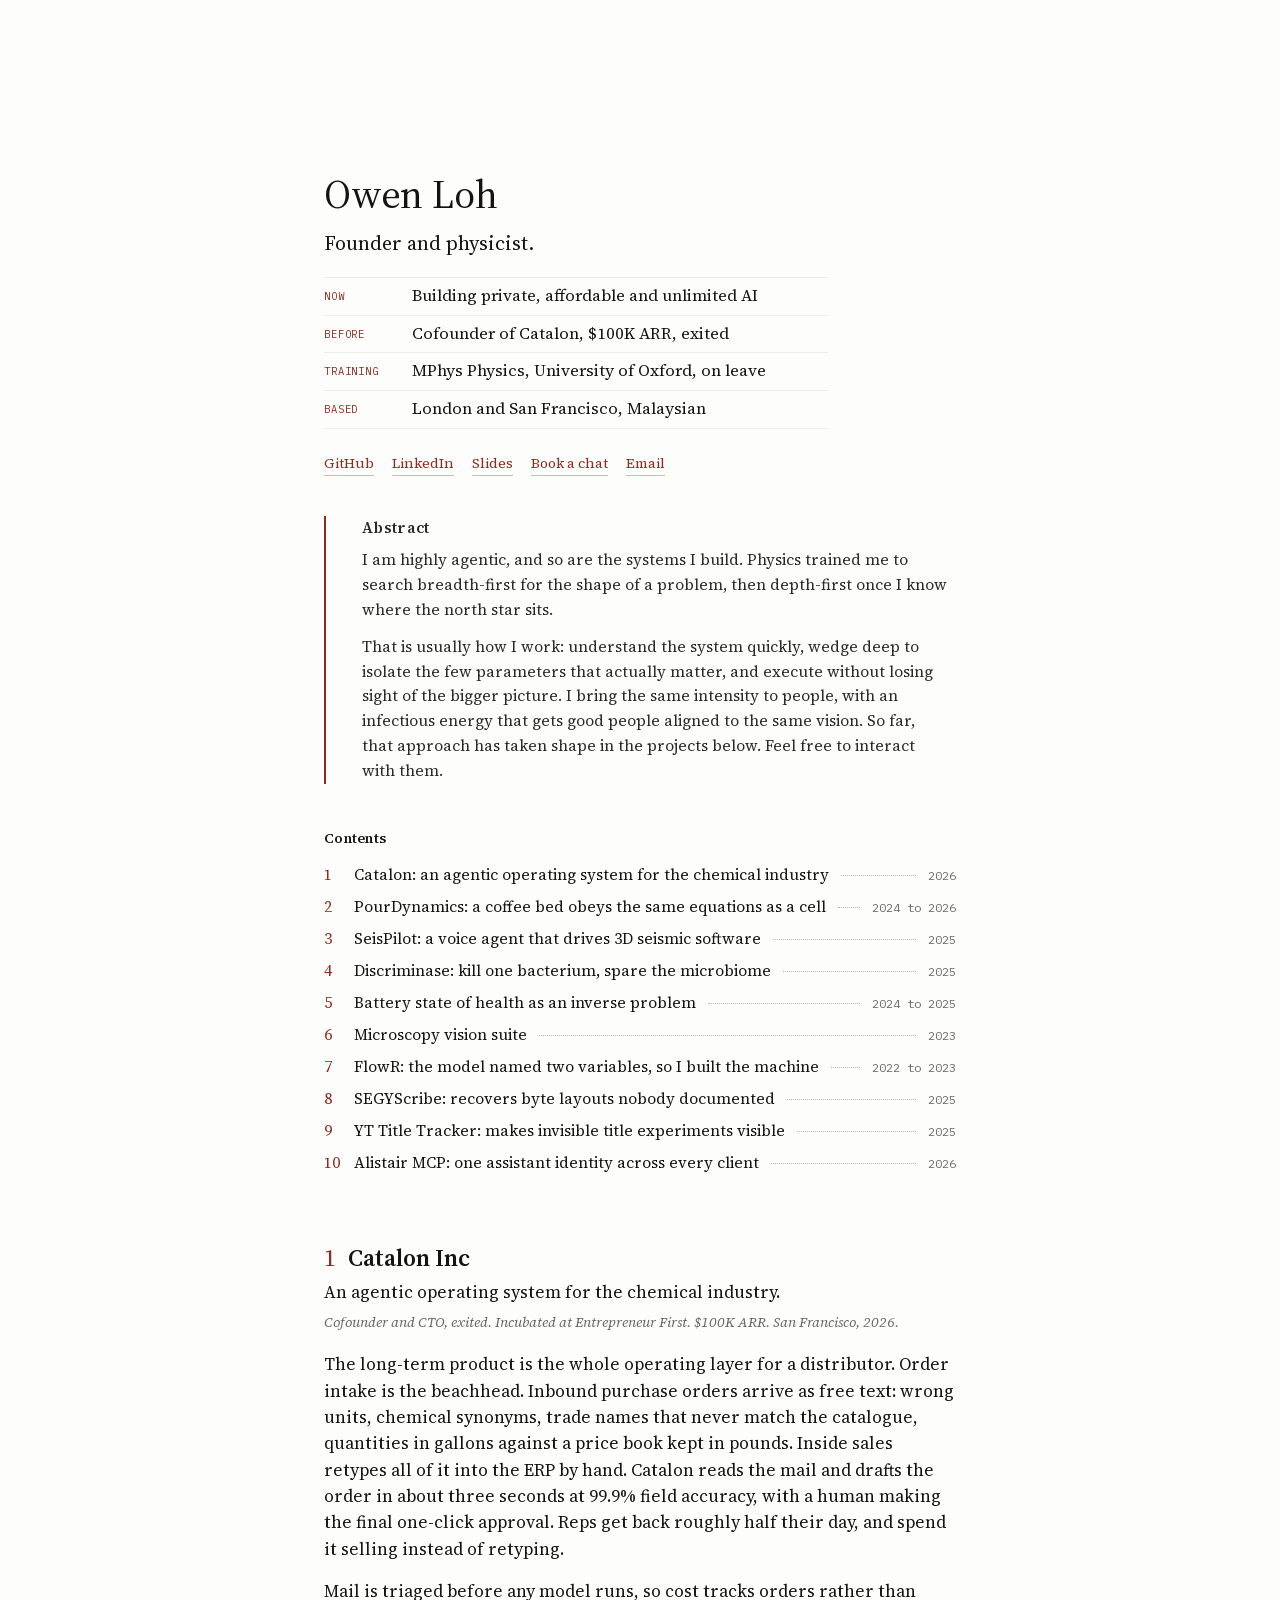
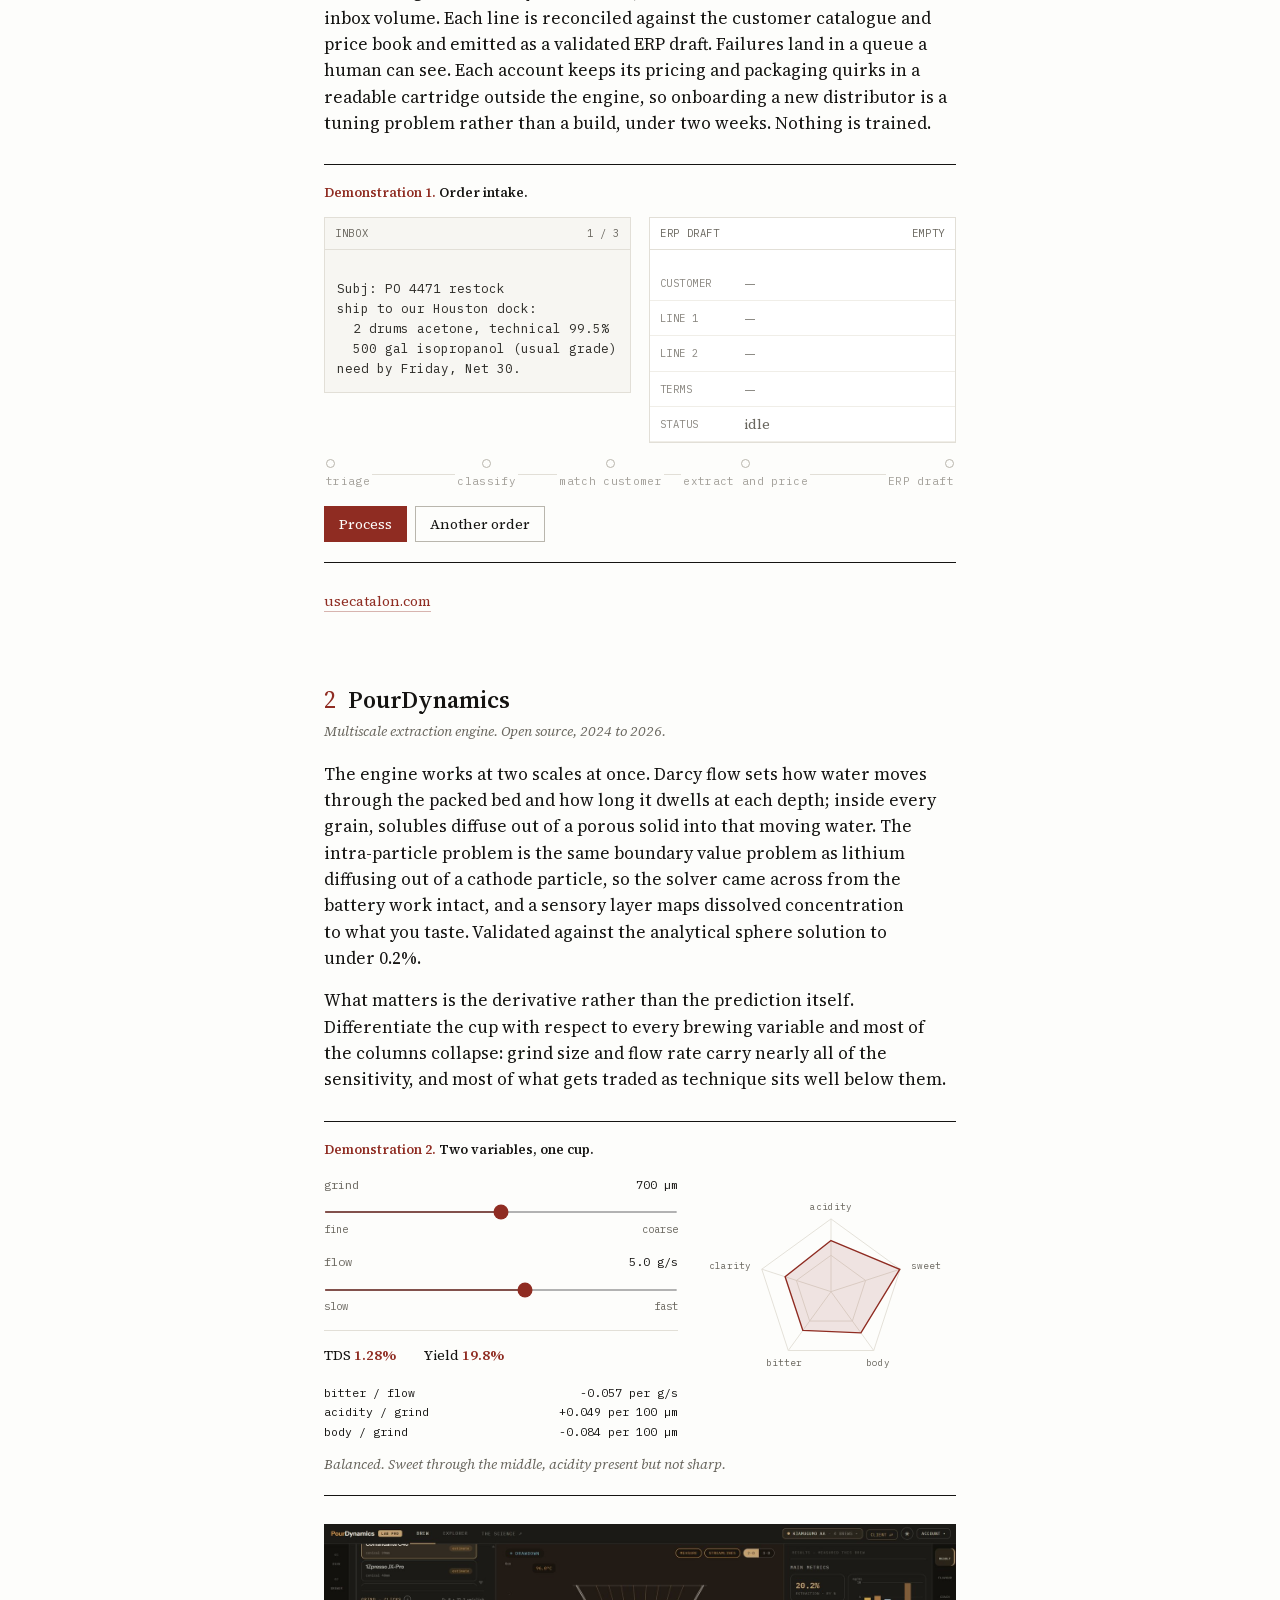
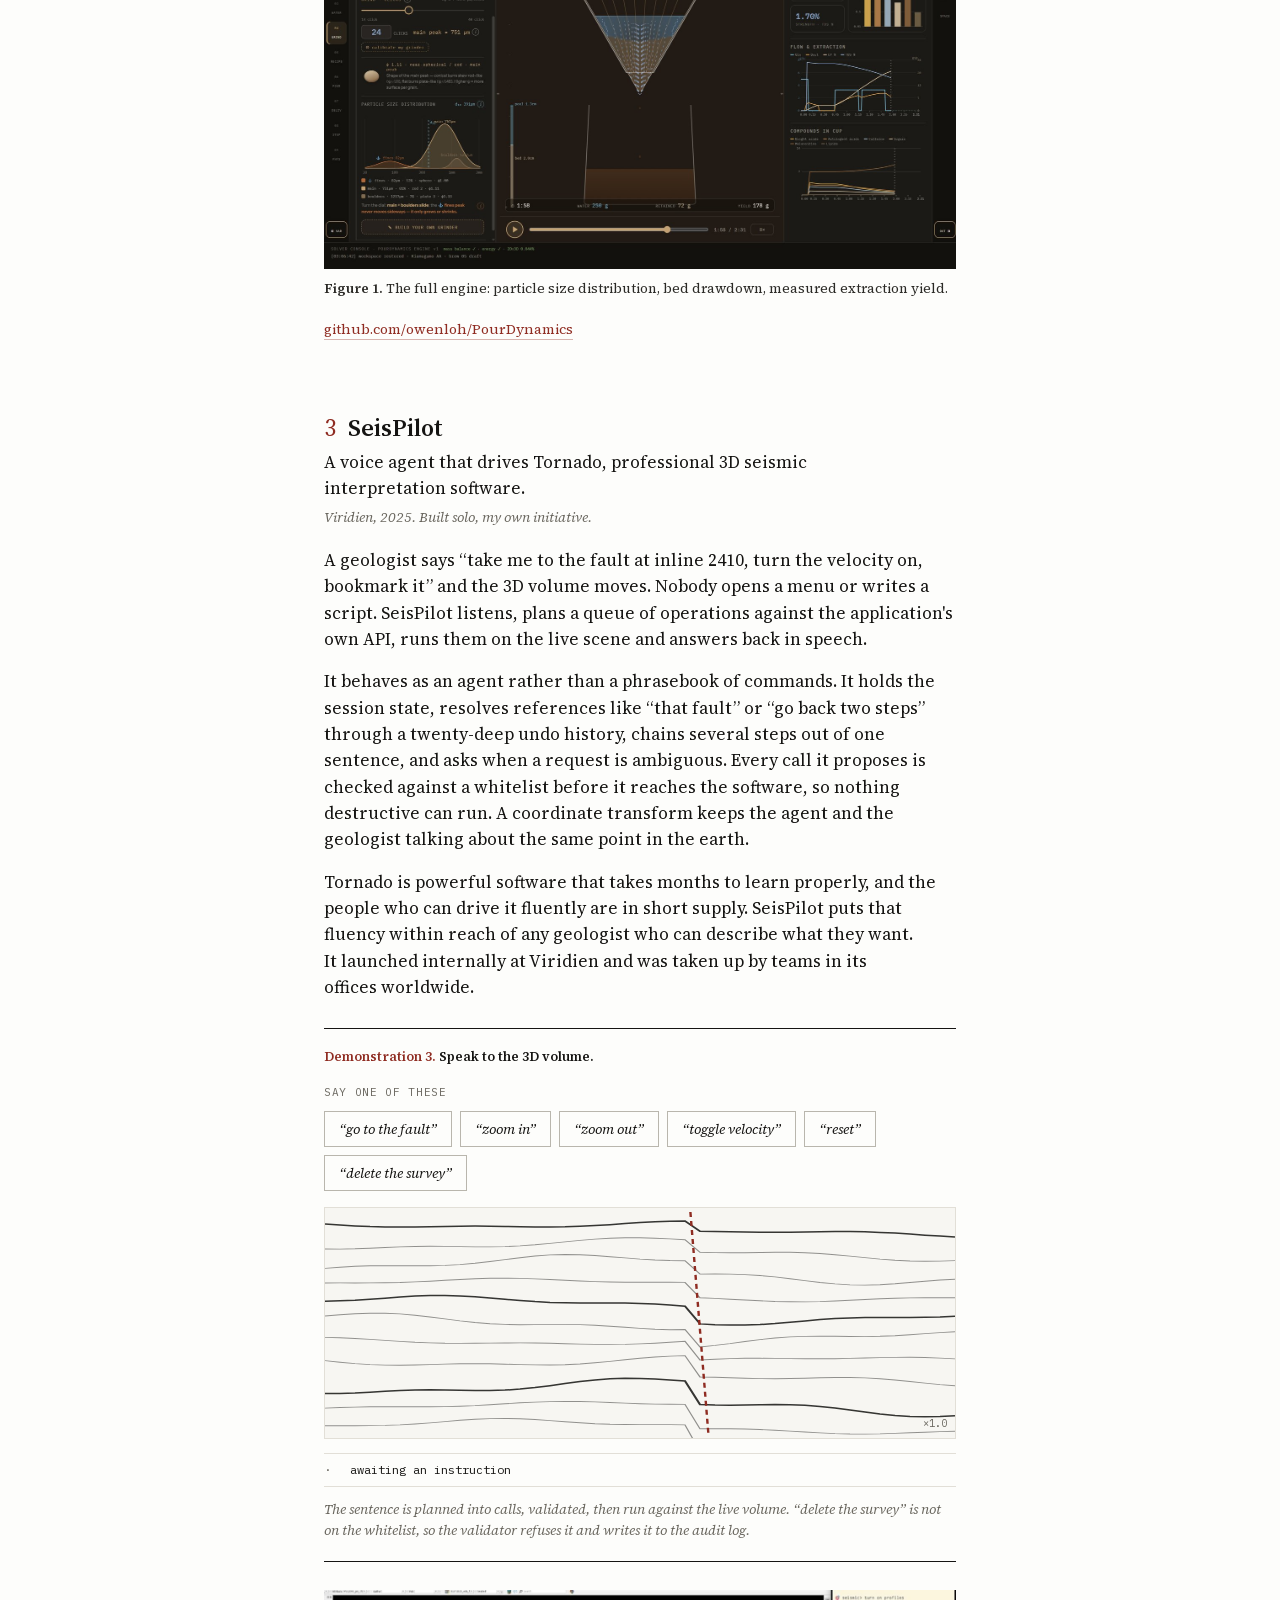
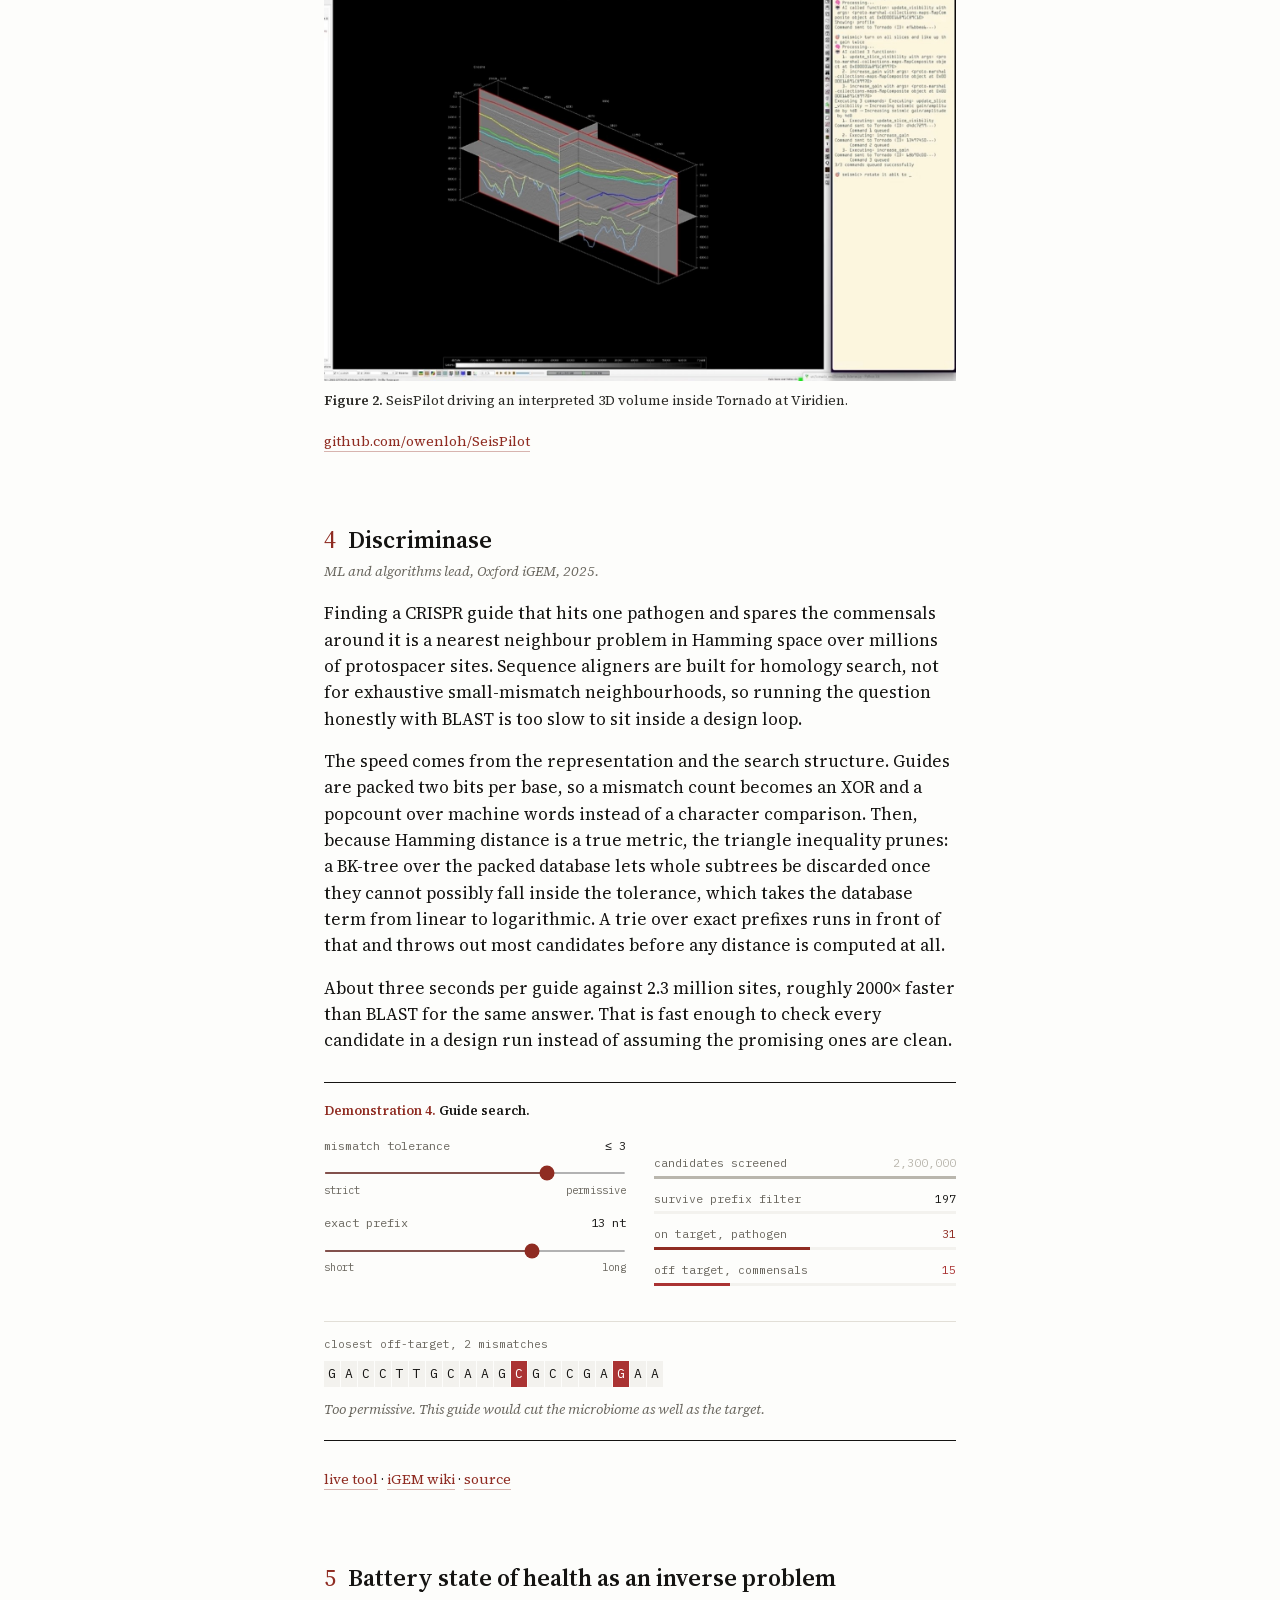
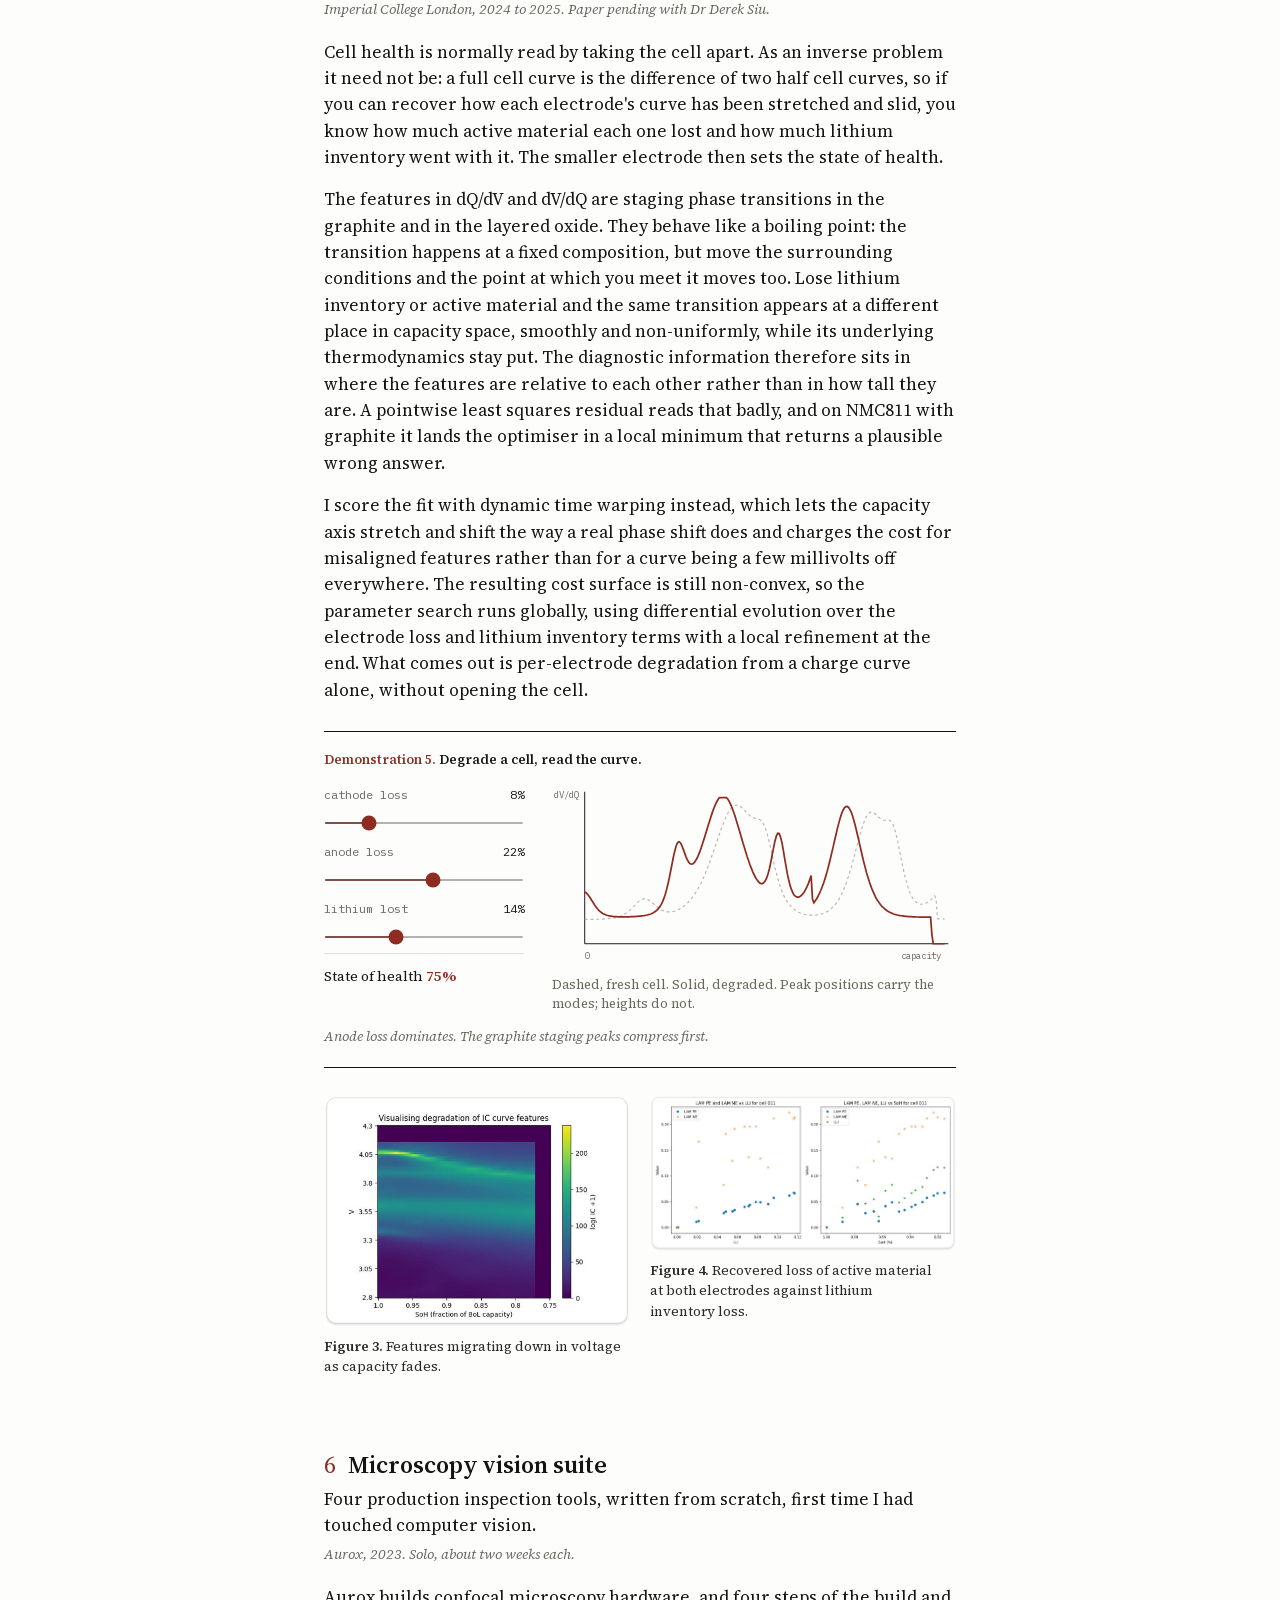
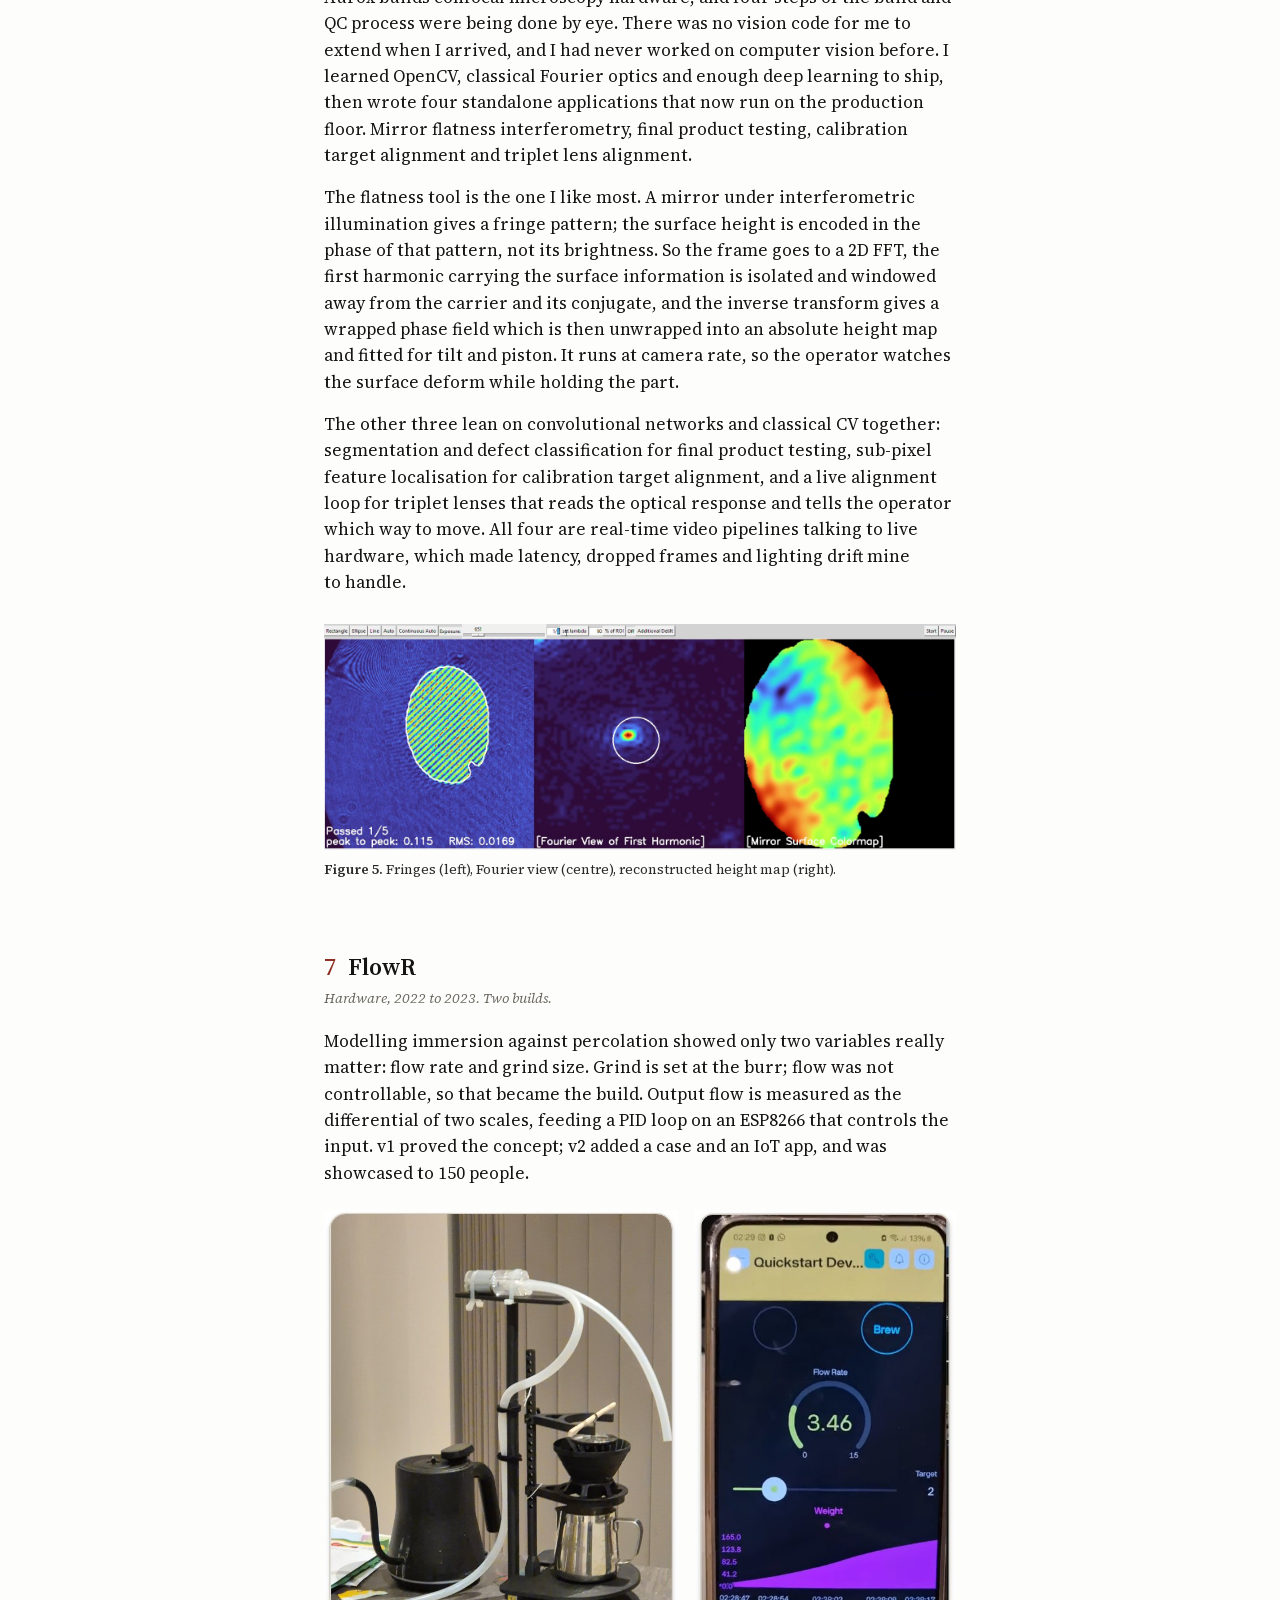
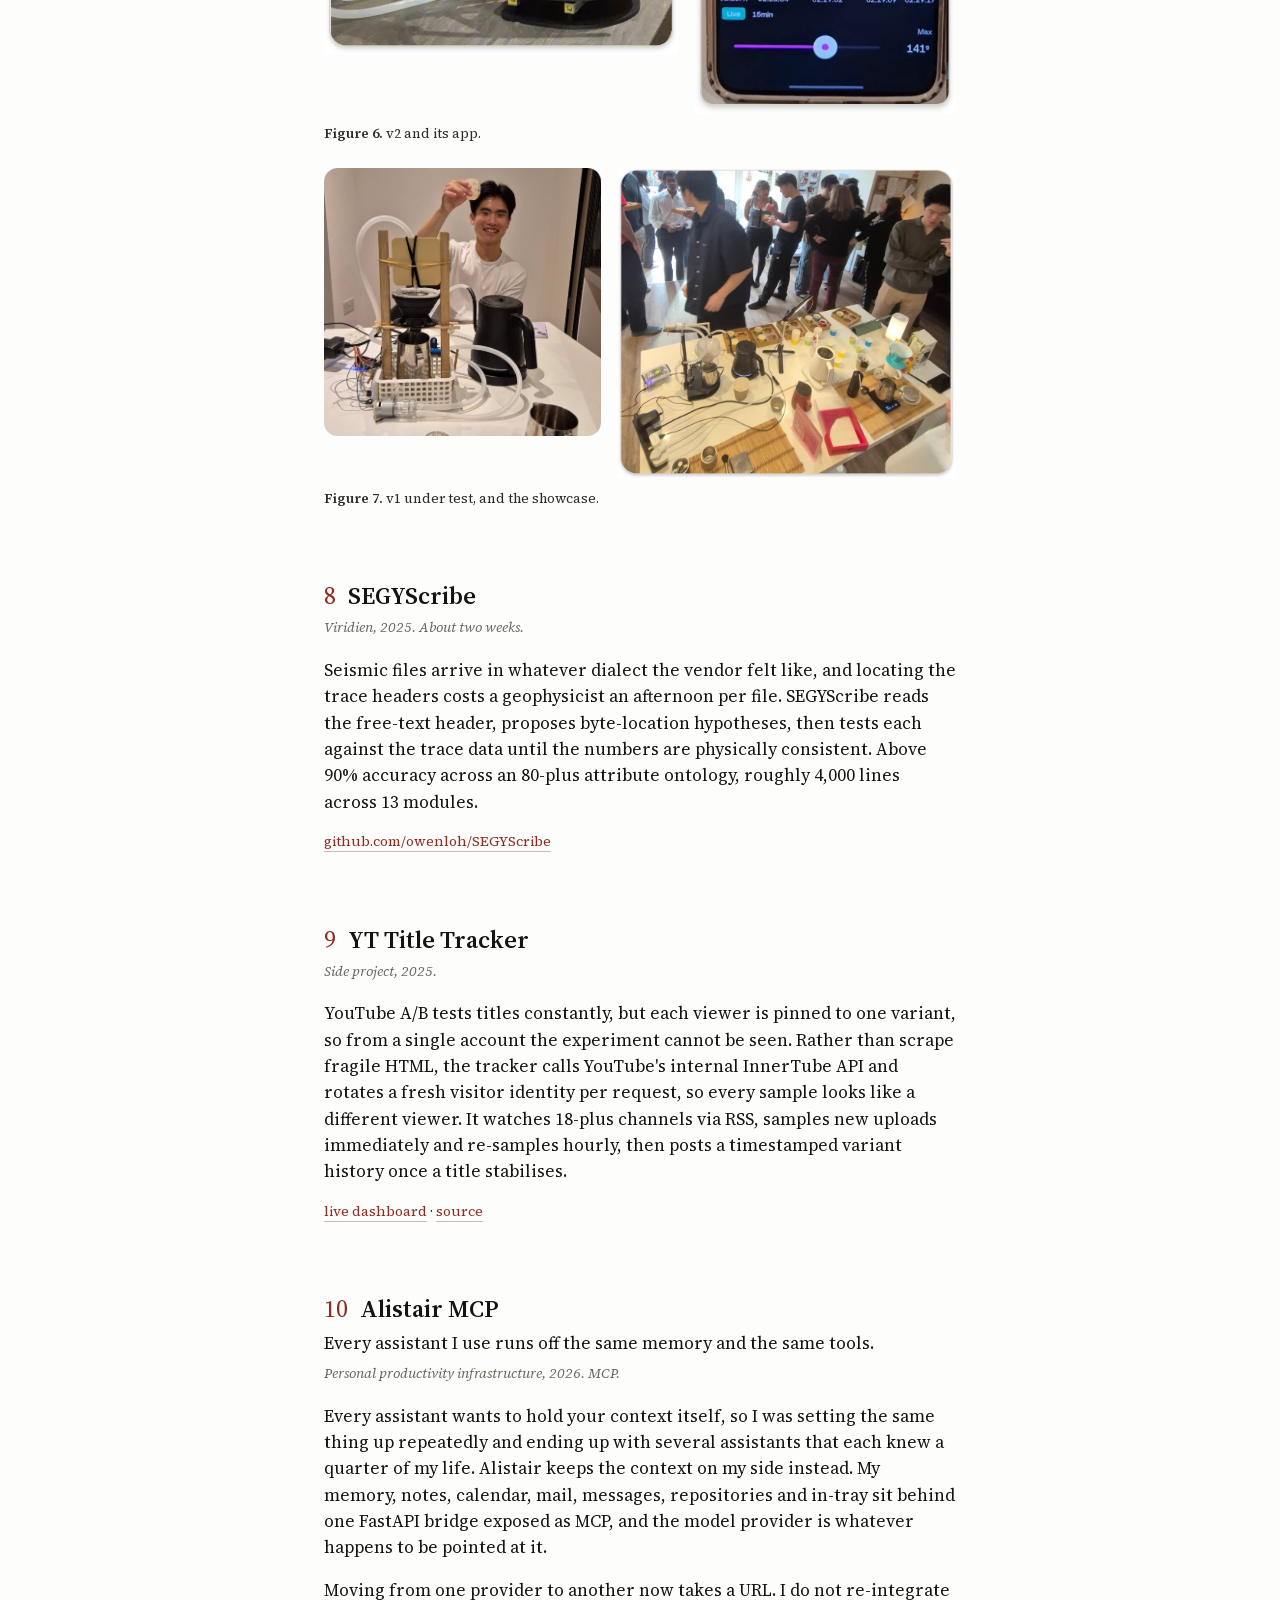
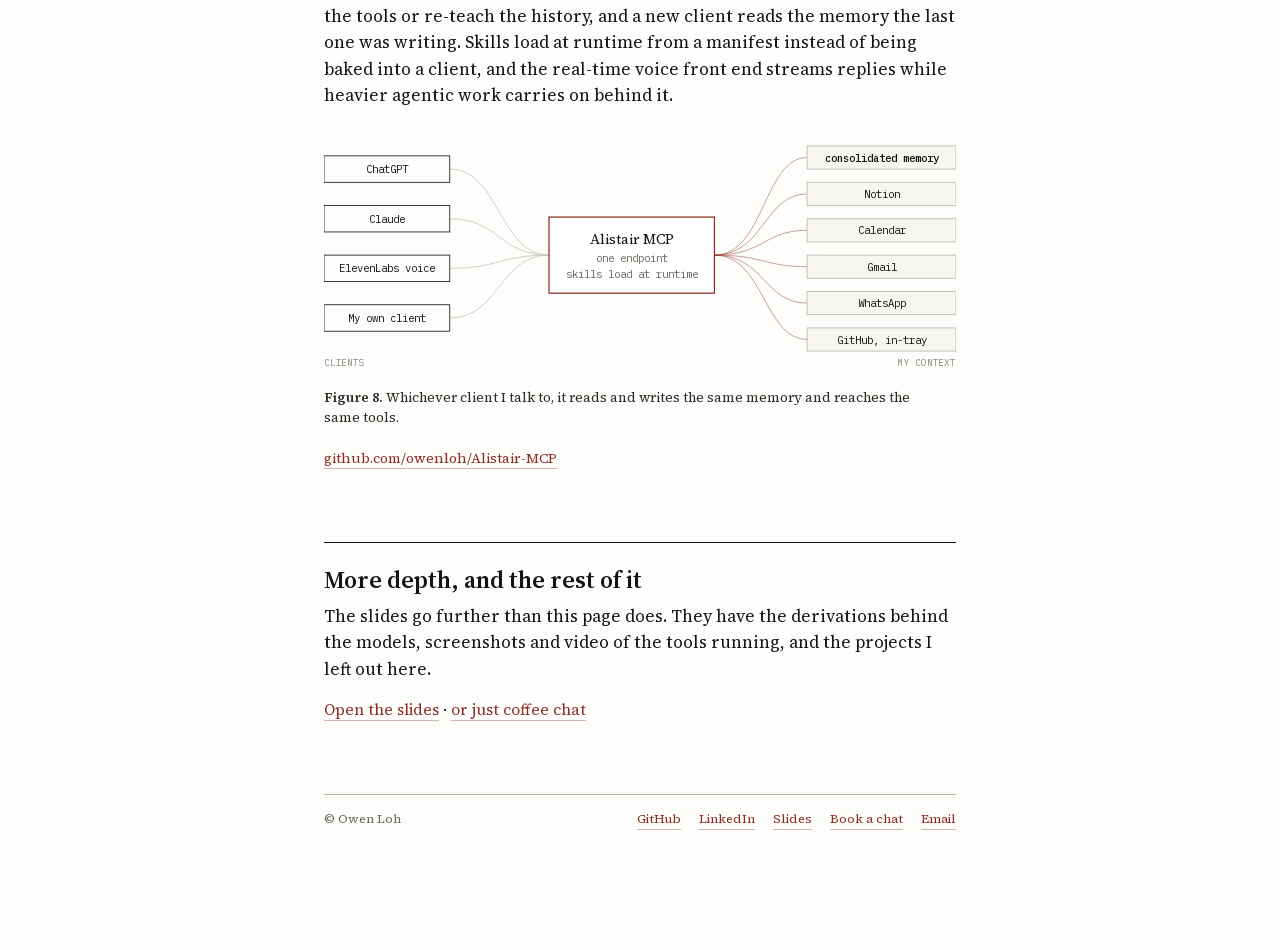
<file: index.html>
<!DOCTYPE html>
<html lang="en">
<head>
<meta charset="utf-8">
<meta name="viewport" content="width=device-width, initial-scale=1">
<title>Owen Loh</title>
<meta name="description" content="Owen Loh, founder and physicist. Building private, affordable and unlimited AI. Previously cofounder of Catalon. Ten projects, five of them you can operate in the page.">
<meta name="author" content="Owen Loh">
<meta name="theme-color" content="#fdfdfb">
<link rel="canonical" href="https://owenloh.github.io/">

<meta property="og:type" content="profile">
<meta property="og:site_name" content="Owen Loh">
<meta property="og:locale" content="en_GB">
<meta property="og:title" content="Owen Loh">
<meta property="og:description" content="Founder and physicist. Ten projects, five of them you can operate in the page.">
<meta property="og:url" content="https://owenloh.github.io/">
<meta property="og:image" content="https://owenloh.github.io/assets/og.png">
<meta property="og:image:type" content="image/png">
<meta property="og:image:width" content="1200">
<meta property="og:image:height" content="630">
<meta property="og:image:alt" content="Owen Loh. Founder and physicist.">
<meta name="twitter:card" content="summary_large_image">
<meta name="twitter:title" content="Owen Loh">
<meta name="twitter:description" content="Founder and physicist. Ten projects, five of them you can operate in the page.">
<meta name="twitter:image" content="https://owenloh.github.io/assets/og.png">
<meta name="twitter:image:alt" content="Owen Loh. Founder and physicist.">

<link rel="icon" href="favicon.ico" sizes="32x32">
<link rel="icon" href="favicon.svg" type="image/svg+xml">
<link rel="apple-touch-icon" href="apple-touch-icon.png">
<link rel="manifest" href="site.webmanifest">

<link rel="stylesheet" href="style.css">
<link rel="preload" as="font" type="font/woff2" href="assets/fonts/source-serif-4.woff2" crossorigin>
<link rel="preload" as="font" type="font/woff2" href="assets/fonts/ibm-plex-mono-400.woff2" crossorigin>

<script type="application/ld+json">
{
  "@context": "https://schema.org",
  "@type": "Person",
  "name": "Owen Loh",
  "url": "https://owenloh.github.io/",
  "jobTitle": "Founder and physicist",
  "description": "Founder and physicist. Building private, affordable and unlimited AI. Cofounder of Catalon, exited.",
  "alumniOf": { "@type": "CollegeOrUniversity", "name": "University of Oxford" },
  "image": "https://owenloh.github.io/assets/og.png",
  "email": "mailto:owenloh0607@gmail.com",
  "sameAs": [
    "https://github.com/owenloh",
    "https://www.linkedin.com/in/olzm"
  ]
}
</script>
</head>
<body>

<main class="paper">

  <header class="masthead">
    <h1><span class="name" data-alt="O1 Loh">Owen Loh</span></h1>
    <p class="standfirst">Founder and physicist.</p>

    <dl class="facts">
      <div><dt>Now</dt><dd>Building private, affordable and unlimited AI</dd></div>
      <div><dt>Before</dt><dd>Cofounder of Catalon, $100K ARR, exited</dd></div>
      <div><dt>Training</dt><dd>MPhys Physics, University of Oxford, on leave</dd></div>
      <div><dt>Based</dt><dd>London and San Francisco, Malaysian</dd></div>
    </dl>

    <p class="links">
      <a href="https://github.com/owenloh" target="_blank" rel="me noopener">GitHub</a>
      <a href="https://www.linkedin.com/in/olzm" target="_blank" rel="me noopener">LinkedIn</a>
      <a href="https://tinyurl.com/mr3ndc72" target="_blank" rel="noopener">Slides</a>
      <a href="https://calendar.app.google/BHBN9vUJ483jwWfq5" target="_blank" rel="noopener">Book a chat</a>
      <a href="mailto:owenloh0607@gmail.com">Email</a>
    </p>
  </header>

  <section class="abstract" aria-label="Abstract">
    <p class="kicker">Abstract</p>
    <p>I am highly agentic, and so are the systems I build. Physics trained me to search breadth-first for the shape of a problem, then depth-first once I know where the north star sits.</p>
    <p>That is usually how I work: understand the system quickly, wedge deep to isolate the few parameters that actually matter, and execute without losing sight of the bigger picture. I bring the same intensity to people, with an infectious energy that gets good people aligned to the same vision. So far, that approach has taken shape in the projects below. Feel free to interact with them.</p>
  </section>

  <nav aria-label="Contents">
    <p class="kicker">Contents</p>
    <ol class="toc">
      <li><a href="#catalon">Catalon<span class="tail">: an agentic operating system for the chemical industry</span></a><span class="leader"></span><span class="year">2026</span></li>
      <li><a href="#pourdynamics">PourDynamics<span class="tail">: a coffee bed obeys the same equations as a cell</span></a><span class="leader"></span><span class="year">2024 to 2026</span></li>
      <li><a href="#seispilot">SeisPilot<span class="tail">: a voice agent that drives 3D seismic software</span></a><span class="leader"></span><span class="year">2025</span></li>
      <li><a href="#discriminase">Discriminase<span class="tail">: kill one bacterium, spare the microbiome</span></a><span class="leader"></span><span class="year">2025</span></li>
      <li><a href="#battery">Battery state of health<span class="tail"> as an inverse problem</span></a><span class="leader"></span><span class="year">2024 to 2025</span></li>
      <li><a href="#microscopy">Microscopy vision suite</a><span class="leader"></span><span class="year">2023</span></li>
      <li><a href="#flowr">FlowR<span class="tail">: the model named two variables, so I built the machine</span></a><span class="leader"></span><span class="year">2022 to 2023</span></li>
      <li><a href="#segyscribe">SEGYScribe<span class="tail">: recovers byte layouts nobody documented</span></a><span class="leader"></span><span class="year">2025</span></li>
      <li><a href="#yttracker">YT Title Tracker<span class="tail">: makes invisible title experiments visible</span></a><span class="leader"></span><span class="year">2025</span></li>
      <li><a href="#alistair">Alistair MCP<span class="tail">: one assistant identity across every client</span></a><span class="leader"></span><span class="year">2026</span></li>
    </ol>
  </nav>

  <noscript>
    <p class="noscript">The five demonstrations below are interactive and need JavaScript. Everything else reads the same without it.</p>
  </noscript>

  <!-- 1 ------------------------------------------------------------------ -->
  <article class="entry" id="catalon">
    <h2><span class="num">1</span>Catalon Inc</h2>
    <p class="lede">An agentic operating system for the chemical industry.</p>
    <p class="byline">Cofounder and CTO, exited. Incubated at Entrepreneur First. $100K ARR. San Francisco, 2026.</p>

    <p>The long-term product is the whole operating layer for a distributor. Order intake is the beachhead. Inbound purchase orders arrive as free text: wrong units, chemical synonyms, trade names that never match the catalogue, quantities in gallons against a price book kept in pounds. Inside sales retypes all of it into the ERP by hand. Catalon reads the mail and drafts the order in about three seconds at 99.9% field accuracy, with a human making the final one-click approval. Reps get back roughly half their day, and spend it selling instead of retyping.</p>
    <p>Mail is triaged before any model runs, so cost tracks orders rather than inbox volume. Each line is reconciled against the customer catalogue and price book and emitted as a validated ERP draft. Failures land in a queue a human can see. Each account keeps its pricing and packaging quirks in a readable cartridge outside the engine, so onboarding a new distributor is a tuning problem rather than a build, under two weeks. Nothing is trained.</p>

    <section class="demo" id="d-po" aria-label="Demonstration 1, order intake">
      <div class="demo-head">
        <p class="demo-title"><span class="label">Demonstration 1.</span> Order intake.</p>
        <span class="timing" data-po-time></span>
      </div>

      <div class="two">
        <div class="panel">
          <p class="panel-head"><span>inbox</span><span data-po-mailno>1 / 3</span></p>
          <pre data-po-mail>Subj: PO 4471 restock
ship to our Houston dock:
  2 drums acetone, technical 99.5%
  500 gal isopropanol (usual grade)
need by Friday, Net 30.</pre>
        </div>
        <div class="panel draft" data-state="empty">
          <p class="panel-head"><span>ERP draft</span><span data-po-state>empty</span></p>
          <dl data-po-rows>
            <div class="draft-row"><dt>customer</dt><dd>&mdash;</dd></div>
            <div class="draft-row"><dt>line 1</dt><dd>&mdash;</dd></div>
            <div class="draft-row"><dt>line 2</dt><dd>&mdash;</dd></div>
            <div class="draft-row"><dt>terms</dt><dd>&mdash;</dd></div>
            <div class="draft-row is-status"><dt>status</dt><dd>idle</dd></div>
          </dl>
        </div>
      </div>

      <div class="rail" data-po-rail>
        <div class="rail-node"><span class="rail-line"></span><span class="rail-mark"><span class="rail-dot"></span><span class="rail-name">triage</span></span></div>
        <div class="rail-node"><span class="rail-line"></span><span class="rail-mark"><span class="rail-dot"></span><span class="rail-name">classify</span></span></div>
        <div class="rail-node"><span class="rail-line"></span><span class="rail-mark"><span class="rail-dot"></span><span class="rail-name">match customer</span></span></div>
        <div class="rail-node"><span class="rail-line"></span><span class="rail-mark"><span class="rail-dot"></span><span class="rail-name">extract and price</span></span></div>
        <div class="rail-node"><span class="rail-line"></span><span class="rail-mark"><span class="rail-dot"></span><span class="rail-name">ERP draft</span></span></div>
      </div>

      <div class="controls">
        <button type="button" class="btn btn-primary" data-po-run>Process</button>
        <button type="button" class="btn" data-po-next>Another order</button>
      </div>
      <p class="demo-note" data-po-note></p>
    </section>

    <p class="source"><a href="https://usecatalon.com" target="_blank" rel="noopener">usecatalon.com</a></p>
  </article>

  <!-- 2 ------------------------------------------------------------------ -->
  <article class="entry" id="pourdynamics">
    <h2><span class="num">2</span>PourDynamics</h2>
    <p class="byline">Multiscale extraction engine. Open source, 2024 to 2026.</p>

    <p>The engine works at two scales at once. Darcy flow sets how water moves through the packed bed and how long it dwells at each depth; inside every grain, solubles diffuse out of a porous solid into that moving water. The intra-particle problem is the same boundary value problem as lithium diffusing out of a cathode particle, so the solver came across from the battery work intact, and a sensory layer maps dissolved concentration to what you taste. Validated against the analytical sphere solution to under 0.2%.</p>
    <p>What matters is the derivative rather than the prediction itself. Differentiate the cup with respect to every brewing variable and most of the columns collapse: grind size and flow rate carry nearly all of the sensitivity, and most of what gets traded as technique sits well below them.</p>

    <section class="demo" id="d-brew" aria-label="Demonstration 2, two variables, one cup">
      <p class="demo-title"><span class="label">Demonstration 2.</span> Two variables, one cup.</p>

      <div class="two two-wide">
        <div>
          <label class="knob-label" for="grind">grind <output id="out-grind" for="grind">700 &micro;m</output></label>
          <input type="range" id="grind" min="200" max="1200" step="5" value="700">
          <div class="knob-ends"><span>fine</span><span>coarse</span></div>

          <label class="knob-label" for="flow">flow <output id="out-flow" for="flow">5.0 g/s</output></label>
          <input type="range" id="flow" min="1" max="8" step="0.1" value="5">
          <div class="knob-ends"><span>slow</span><span>fast</span></div>

          <p class="readout">
            <span>TDS <strong data-brew-tds>1.28%</strong></span>
            <span>Yield <strong data-brew-ey>19.8%</strong></span>
          </p>

          <div class="jacobian" data-brew-jac>
            <div><span class="k">bitter / flow</span><span>-0.057 per g/s</span></div>
            <div><span class="k">acidity / grind</span><span>+0.049 per 100 &micro;m</span></div>
            <div><span class="k">body / grind</span><span>-0.084 per 100 &micro;m</span></div>
          </div>
        </div>

        <svg viewBox="-24 -14 268 248" role="img" aria-label="Flavour radar: acidity, sweetness, body, bitterness, clarity">
          <g fill="none" stroke="#e2dfd7">
            <polygon points="110,32 184.2,85.9 155.8,173.1 64.2,173.1 35.8,85.9"></polygon>
            <polygon points="110,71 147.1,98 132.9,141.5 87.1,141.5 72.9,98"></polygon>
            <line x1="110" y1="110" x2="110" y2="32"></line>
            <line x1="110" y1="110" x2="184.2" y2="85.9"></line>
            <line x1="110" y1="110" x2="155.8" y2="173.1"></line>
            <line x1="110" y1="110" x2="64.2" y2="173.1"></line>
            <line x1="110" y1="110" x2="35.8" y2="85.9"></line>
          </g>
          <polygon data-brew-radar points="110.0,55.2 183.7,86.1 142.1,154.2 79.8,151.5 60.8,94.0" fill="var(--acc)" fill-opacity="0.12" stroke="var(--acc)" stroke-width="1.5"></polygon>
          <g font-family="'IBM Plex Mono',monospace" font-size="10" fill="#6a675f">
            <text x="110" y="22" text-anchor="middle">acidity</text>
            <text x="196" y="86">sweet</text>
            <text x="160" y="190" text-anchor="middle">body</text>
            <text x="60" y="190" text-anchor="middle">bitter</text>
            <text x="24" y="86" text-anchor="end">clarity</text>
          </g>
        </svg>
      </div>

      <p class="demo-note" data-brew-cup>Balanced. Sweet through the middle, acidity present but not sharp.</p>
    </section>

    <figure>
      <img src="assets/pourdynamics-lab.jpg" width="1500" height="819" loading="lazy" decoding="async" alt="PourDynamics Lab Pro showing particle size distribution, a live bed drawdown simulation and measured extraction yield.">
      <figcaption><strong>Figure 1.</strong> The full engine: particle size distribution, bed drawdown, measured extraction yield.</figcaption>
    </figure>

    <p class="source"><a href="https://github.com/owenloh/PourDynamics" target="_blank" rel="noopener">github.com/owenloh/PourDynamics</a></p>
  </article>

  <!-- 3 ------------------------------------------------------------------ -->
  <article class="entry" id="seispilot">
    <h2><span class="num">3</span>SeisPilot</h2>
    <p class="lede">A voice agent that drives Tornado, professional 3D seismic interpretation software.</p>
    <p class="byline">Viridien, 2025. Built solo, my own initiative.</p>

    <p>A geologist says &ldquo;take me to the fault at inline 2410, turn the velocity on, bookmark it&rdquo; and the 3D volume moves. Nobody opens a menu or writes a script. SeisPilot listens, plans a queue of operations against the application's own API, runs them on the live scene and answers back in speech.</p>
    <p>It behaves as an agent rather than a phrasebook of commands. It holds the session state, resolves references like &ldquo;that fault&rdquo; or &ldquo;go back two steps&rdquo; through a twenty-deep undo history, chains several steps out of one sentence, and asks when a request is ambiguous. Every call it proposes is checked against a whitelist before it reaches the software, so nothing destructive can run. A coordinate transform keeps the agent and the geologist talking about the same point in the earth.</p>
    <p>Tornado is powerful software that takes months to learn properly, and the people who can drive it fluently are in short supply. SeisPilot puts that fluency within reach of any geologist who can describe what they want. It launched internally at Viridien and was taken up by teams in its offices worldwide.</p>

    <section class="demo" id="d-seis" aria-label="Demonstration 3, speak to the 3D volume">
      <p class="demo-title"><span class="label">Demonstration 3.</span> Speak to the 3D volume.</p>
      <p class="say">say one of these</p>

      <div class="chips" data-seis-chips></div>

      <div class="seis">
        <svg data-seis-svg viewBox="0.0 0.0 420.0 230.0" preserveAspectRatio="none" role="img" aria-label="Seismic section with reflectors and a picked fault">
          <g data-seis-bands></g>
          <g data-seis-refl>
            <path d="M0.0 16.0L10.0 17.0L20.0 17.9L30.0 18.6L40.0 19.0L50.0 19.1L60.0 18.9L70.0 18.7L80.0 18.4L90.0 18.2L100.0 18.1L110.0 18.2L120.0 18.4L130.0 18.7L140.0 18.9L150.0 19.0L160.0 18.8L170.0 18.3L180.0 17.6L190.0 16.7L200.0 15.6L210.0 14.6L220.0 13.8L230.0 13.2L240.0 12.9L250.0 23.2L260.0 23.4L270.0 23.7L280.0 24.0L290.0 24.3L300.0 24.3L310.0 24.2L320.0 24.0L330.0 23.8L340.0 23.6L350.0 23.6L360.0 23.8L370.0 24.4L380.0 25.1L390.0 26.1L400.0 27.2L410.0 28.1L420.0 28.9" fill="none" stroke="#151412" stroke-width="1.5" stroke-opacity="0.85"></path>
            <path d="M0.0 41.0L10.0 41.1L20.0 40.8L30.0 40.2L40.0 39.5L50.0 38.9L60.0 38.5L70.0 38.3L80.0 38.4L90.0 38.6L100.0 38.9L110.0 38.9L120.0 38.6L130.0 37.9L140.0 36.8L150.0 35.4L160.0 33.9L170.0 32.4L180.0 31.1L190.0 30.2L200.0 29.8L210.0 29.8L220.0 30.3L230.0 30.9L240.0 31.7L250.0 44.2L260.0 44.6L270.0 44.8L280.0 44.7L290.0 44.5L300.0 44.3L310.0 44.3L320.0 44.7L330.0 45.5L340.0 46.7L350.0 48.1L360.0 49.6L370.0 51.1L380.0 52.3L390.0 53.0L400.0 53.3L410.0 53.1L420.0 52.6" fill="none" stroke="#151412" stroke-width="0.9" stroke-opacity="0.45"></path>
            <path d="M0.0 60.4L10.0 59.2L20.0 58.3L30.0 57.8L40.0 57.6L50.0 57.7L60.0 57.8L70.0 57.8L80.0 57.4L90.0 56.6L100.0 55.2L110.0 53.5L120.0 51.6L130.0 49.7L140.0 48.0L150.0 46.9L160.0 46.5L170.0 46.7L180.0 47.5L190.0 48.7L200.0 49.9L210.0 51.1L220.0 52.0L230.0 52.5L240.0 52.7L250.0 66.1L260.0 66.0L270.0 66.1L280.0 66.6L290.0 67.5L300.0 68.9L310.0 70.7L320.0 72.6L330.0 74.5L340.0 75.9L350.0 76.9L360.0 77.1L370.0 76.7L380.0 75.8L390.0 74.5L400.0 73.2L410.0 72.0L420.0 71.2" fill="none" stroke="#151412" stroke-width="0.9" stroke-opacity="0.45"></path>
            <path d="M0.0 75.0L10.0 74.9L20.0 75.0L30.0 74.9L40.0 74.8L50.0 74.5L60.0 73.9L70.0 73.2L80.0 72.3L90.0 71.5L100.0 70.8L110.0 70.3L120.0 70.2L130.0 70.4L140.0 70.9L150.0 71.5L160.0 72.3L170.0 73.0L180.0 73.6L190.0 74.0L200.0 74.2L210.0 74.2L220.0 74.2L230.0 74.2L240.0 74.4L250.0 89.8L260.0 90.4L270.0 91.2L280.0 92.0L290.0 92.8L300.0 93.5L310.0 93.8L320.0 93.9L330.0 93.6L340.0 93.0L350.0 92.3L360.0 91.5L370.0 90.8L380.0 90.3L390.0 89.9L400.0 89.7L410.0 89.7L420.0 89.7" fill="none" stroke="#151412" stroke-width="0.9" stroke-opacity="0.45"></path>
            <path d="M0.0 93.2L10.0 92.8L20.0 92.2L30.0 91.3L40.0 90.2L50.0 89.1L60.0 88.1L70.0 87.6L80.0 87.5L90.0 87.9L100.0 88.7L110.0 89.9L120.0 91.3L130.0 92.5L140.0 93.6L150.0 94.4L160.0 94.8L170.0 95.0L180.0 95.0L190.0 94.9L200.0 95.1L210.0 95.5L220.0 96.1L230.0 97.1L240.0 98.2L250.0 115.9L260.0 116.7L270.0 117.1L280.0 117.1L290.0 116.5L300.0 115.6L310.0 114.3L320.0 112.9L330.0 111.6L340.0 110.6L350.0 109.9L360.0 109.5L370.0 109.4L380.0 109.4L390.0 109.5L400.0 109.3L410.0 108.9L420.0 108.2" fill="none" stroke="#151412" stroke-width="1.5" stroke-opacity="0.85"></path>
            <path d="M0.0 108.0L10.0 106.8L20.0 105.8L30.0 105.2L40.0 105.2L50.0 105.9L60.0 107.2L70.0 109.0L80.0 110.9L90.0 112.9L100.0 114.5L110.0 115.7L120.0 116.4L130.0 116.7L140.0 116.6L150.0 116.4L160.0 116.4L170.0 116.6L180.0 117.2L190.0 118.2L200.0 119.3L210.0 120.4L220.0 121.3L230.0 121.7L240.0 121.5L250.0 138.9L260.0 137.4L270.0 135.6L280.0 133.5L290.0 131.6L300.0 130.0L310.0 128.9L320.0 128.4L330.0 128.2L340.0 128.3L350.0 128.5L360.0 128.6L370.0 128.3L380.0 127.7L390.0 126.7L400.0 125.6L410.0 124.6L420.0 123.8" fill="none" stroke="#151412" stroke-width="0.9" stroke-opacity="0.45"></path>
            <path d="M0.0 129.4L10.0 129.8L20.0 130.5L30.0 131.4L40.0 132.4L50.0 133.4L60.0 134.3L70.0 134.9L80.0 135.3L90.0 135.4L100.0 135.3L110.0 135.1L120.0 135.0L130.0 134.9L140.0 135.0L150.0 135.3L160.0 135.7L170.0 136.1L180.0 136.4L190.0 136.6L200.0 136.4L210.0 135.9L220.0 135.2L230.0 134.3L240.0 133.2L250.0 152.0L260.0 151.2L270.0 150.6L280.0 150.3L290.0 150.3L300.0 150.4L310.0 150.6L320.0 150.7L330.0 150.8L340.0 150.7L350.0 150.4L360.0 150.0L370.0 149.6L380.0 149.4L390.0 149.3L400.0 149.5L410.0 150.1L420.0 150.9" fill="none" stroke="#151412" stroke-width="0.9" stroke-opacity="0.45"></path>
            <path d="M0.0 152.6L10.0 154.2L20.0 155.6L30.0 156.6L40.0 157.1L50.0 157.2L60.0 157.0L70.0 156.6L80.0 156.1L90.0 155.8L100.0 155.7L110.0 155.8L120.0 156.2L130.0 156.6L140.0 156.9L150.0 157.0L160.0 156.7L170.0 156.0L180.0 154.8L190.0 153.4L200.0 151.8L210.0 150.2L220.0 149.0L230.0 148.1L240.0 147.6L250.0 169.0L260.0 169.3L270.0 169.7L280.0 170.2L290.0 170.6L300.0 170.7L310.0 170.5L320.0 170.2L330.0 169.8L340.0 169.5L350.0 169.5L360.0 169.9L370.0 170.8L380.0 172.0L390.0 173.5L400.0 175.1L410.0 176.6L420.0 177.8" fill="none" stroke="#151412" stroke-width="0.9" stroke-opacity="0.45"></path>
            <path d="M0.0 185.5L10.0 185.5L20.0 185.0L30.0 184.2L40.0 183.3L50.0 182.5L60.0 182.0L70.0 181.8L80.0 181.9L90.0 182.2L100.0 182.5L110.0 182.5L120.0 182.1L130.0 181.1L140.0 179.6L150.0 177.7L160.0 175.6L170.0 173.6L180.0 171.9L190.0 170.8L200.0 170.3L210.0 170.4L220.0 171.0L230.0 171.9L240.0 172.9L250.0 196.6L260.0 197.1L270.0 197.3L280.0 197.1L290.0 196.8L300.0 196.6L310.0 196.7L320.0 197.3L330.0 198.4L340.0 200.0L350.0 201.9L360.0 204.0L370.0 205.9L380.0 207.5L390.0 208.5L400.0 208.8L410.0 208.5L420.0 207.8" fill="none" stroke="#151412" stroke-width="1.5" stroke-opacity="0.85"></path>
            <path d="M0.0 200.1L10.0 199.5L20.0 199.1L30.0 198.8L40.0 198.8L50.0 198.8L60.0 198.8L70.0 198.8L80.0 198.6L90.0 198.2L100.0 197.6L110.0 196.7L120.0 195.8L130.0 194.8L140.0 194.1L150.0 193.6L160.0 193.4L170.0 193.5L180.0 193.9L190.0 194.5L200.0 195.1L210.0 195.7L220.0 196.1L230.0 196.3L240.0 196.4L250.0 220.8L260.0 220.7L270.0 220.8L280.0 221.0L290.0 221.5L300.0 222.2L310.0 223.1L320.0 224.0L330.0 224.9L340.0 225.6L350.0 226.0L360.0 226.1L370.0 225.9L380.0 225.4L390.0 224.8L400.0 224.2L410.0 223.6L420.0 223.2" fill="none" stroke="#151412" stroke-width="0.9" stroke-opacity="0.45"></path>
            <path d="M0.0 217.7L10.0 217.7L20.0 217.7L30.0 217.6L40.0 217.4L50.0 216.9L60.0 216.0L70.0 214.9L80.0 213.6L90.0 212.3L100.0 211.3L110.0 210.6L120.0 210.4L130.0 210.7L140.0 211.5L150.0 212.6L160.0 213.7L170.0 214.8L180.0 215.7L190.0 216.3L200.0 216.5L210.0 216.6L220.0 216.6L230.0 216.6L240.0 216.9L250.0 243.5L260.0 244.4L270.0 245.6L280.0 246.8L290.0 248.0L300.0 249.0L310.0 249.5L320.0 249.6L330.0 249.1L340.0 248.2L350.0 247.1L360.0 245.9L370.0 244.8L380.0 244.0L390.0 243.4L400.0 243.2L410.0 243.2L420.0 243.2" fill="none" stroke="#151412" stroke-width="0.9" stroke-opacity="0.45"></path>
          </g>
          <path d="M243.6 4 L255.6 226" fill="none" stroke="var(--acc)" stroke-width="1.6" stroke-dasharray="5 4"></path>
        </svg>
        <span class="seis-zoom" data-seis-zoom>&times;1.0</span>
      </div>

      <div class="calls" data-seis-calls>
        <div class="call is-idle"><span class="call-mark">&middot;</span><span class="call-name">awaiting an instruction</span><span class="call-status"></span></div>
      </div>

      <p class="demo-note">The sentence is planned into calls, validated, then run against the live volume. &ldquo;delete the survey&rdquo; is not on the whitelist, so the validator refuses it and writes it to the audit log.</p>
    </section>

    <figure>
      <img class="on-black" src="assets/seispilot-tornado.jpg" width="1500" height="928" loading="lazy" decoding="async" alt="An interpreted 3D seismic volume in Tornado beside the SeisPilot voice console.">
      <figcaption><strong>Figure 2.</strong> SeisPilot driving an interpreted 3D volume inside Tornado at Viridien.</figcaption>
    </figure>

    <p class="source"><a href="https://github.com/owenloh/SeisPilot" target="_blank" rel="noopener">github.com/owenloh/SeisPilot</a></p>
  </article>

  <!-- 4 ------------------------------------------------------------------ -->
  <article class="entry" id="discriminase">
    <h2><span class="num">4</span>Discriminase</h2>
    <p class="byline">ML and algorithms lead, Oxford iGEM, 2025.</p>

    <p>Finding a CRISPR guide that hits one pathogen and spares the commensals around it is a nearest neighbour problem in Hamming space over millions of protospacer sites. Sequence aligners are built for homology search, not for exhaustive small-mismatch neighbourhoods, so running the question honestly with BLAST is too slow to sit inside a design loop.</p>
    <p>The speed comes from the representation and the search structure. Guides are packed two bits per base, so a mismatch count becomes an XOR and a popcount over machine words instead of a character comparison. Then, because Hamming distance is a true metric, the triangle inequality prunes: a BK-tree over the packed database lets whole subtrees be discarded once they cannot possibly fall inside the tolerance, which takes the database term from linear to logarithmic. A trie over exact prefixes runs in front of that and throws out most candidates before any distance is computed at all.</p>
    <p>About three seconds per guide against 2.3 million sites, roughly 2000&times; faster than BLAST for the same answer. That is fast enough to check every candidate in a design run instead of assuming the promising ones are clean.</p>

    <section class="demo" id="d-guide" aria-label="Demonstration 4, guide search">
      <p class="demo-title"><span class="label">Demonstration 4.</span> Guide search.</p>

      <div class="two two-even">
        <div>
          <label class="knob-label" for="mm">mismatch tolerance <output id="out-mm" for="mm">&le; 3</output></label>
          <input type="range" id="mm" min="0" max="4" step="1" value="3">
          <div class="knob-ends"><span>strict</span><span>permissive</span></div>

          <label class="knob-label" for="pre">exact prefix <output id="out-pre" for="pre">13 nt</output></label>
          <input type="range" id="pre" min="6" max="16" step="1" value="13">
          <div class="knob-ends"><span>short</span><span>long</span></div>
        </div>

        <dl class="bars" data-guide-bars>
          <div class="bar is-total">
            <div class="bar-head"><dt>candidates screened</dt><dd>2,300,000</dd></div>
            <div class="bar-track"><div class="bar-fill" style="width:100.000%"></div></div>
          </div>
          <div class="bar">
            <div class="bar-head"><dt>survive prefix filter</dt><dd>197</dd></div>
            <div class="bar-track"><div class="bar-fill" style="width:0.009%"></div></div>
          </div>
          <div class="bar is-hit">
            <div class="bar-head"><dt>on target, pathogen</dt><dd>31</dd></div>
            <div class="bar-track"><div class="bar-fill" style="width:51.667%"></div></div>
          </div>
          <div class="bar is-offtarget">
            <div class="bar-head"><dt>off target, commensals</dt><dd>15</dd></div>
            <div class="bar-track"><div class="bar-fill" style="width:25.000%"></div></div>
          </div>
        </dl>
      </div>

      <div class="hit-line">
        <p class="hit-label">closest off-target, <span data-guide-closest>2 mismatches</span></p>
        <div class="guide" data-guide-seq>
          <span>G</span><span>A</span><span>C</span><span>C</span><span>T</span><span>T</span><span>G</span><span>C</span><span>A</span><span>A</span><span>G</span><span class="is-mismatch">C</span><span>G</span><span>C</span><span>C</span><span>G</span><span>A</span><span class="is-mismatch">G</span><span>A</span><span>A</span>
        </div>
        <p class="demo-note" data-guide-verdict>Too permissive. This guide would cut the microbiome as well as the target.</p>
      </div>
    </section>

    <p class="source"><a href="https://discriminase-production.up.railway.app/" target="_blank" rel="noopener">live tool</a> &middot; <a href="https://2025.igem.wiki/oxford/software" target="_blank" rel="noopener">iGEM wiki</a> &middot; <a href="https://github.com/owenloh/Discriminase" target="_blank" rel="noopener">source</a></p>
  </article>

  <!-- 5 ------------------------------------------------------------------ -->
  <article class="entry" id="battery">
    <h2><span class="num">5</span>Battery state of health as an inverse problem</h2>
    <p class="byline">Imperial College London, 2024 to 2025. Paper pending with Dr Derek Siu.</p>

    <p>Cell health is normally read by taking the cell apart. As an inverse problem it need not be: a full cell curve is the difference of two half cell curves, so if you can recover how each electrode's curve has been stretched and slid, you know how much active material each one lost and how much lithium inventory went with it. The smaller electrode then sets the state of health.</p>
    <p>The features in dQ/dV and dV/dQ are staging phase transitions in the graphite and in the layered oxide. They behave like a boiling point: the transition happens at a fixed composition, but move the surrounding conditions and the point at which you meet it moves too. Lose lithium inventory or active material and the same transition appears at a different place in capacity space, smoothly and non-uniformly, while its underlying thermodynamics stay put. The diagnostic information therefore sits in where the features are relative to each other rather than in how tall they are. A pointwise least squares residual reads that badly, and on NMC811 with graphite it lands the optimiser in a local minimum that returns a plausible wrong answer.</p>
    <p>I score the fit with dynamic time warping instead, which lets the capacity axis stretch and shift the way a real phase shift does and charges the cost for misaligned features rather than for a curve being a few millivolts off everywhere. The resulting cost surface is still non-convex, so the parameter search runs globally, using differential evolution over the electrode loss and lithium inventory terms with a local refinement at the end. What comes out is per-electrode degradation from a charge curve alone, without opening the cell.</p>

    <section class="demo" id="d-cell" aria-label="Demonstration 5, degrade a cell and read the curve">
      <p class="demo-title"><span class="label">Demonstration 5.</span> Degrade a cell, read the curve.</p>

      <div class="two two-knobs">
        <div>
          <div class="knob">
            <label class="knob-label" for="lamP">cathode loss <output id="out-lamP" for="lamP">8%</output></label>
            <input type="range" id="lamP" min="0" max="40" step="1" value="8">
          </div>
          <div class="knob">
            <label class="knob-label" for="lamN">anode loss <output id="out-lamN" for="lamN">22%</output></label>
            <input type="range" id="lamN" min="0" max="40" step="1" value="22">
          </div>
          <div class="knob">
            <label class="knob-label" for="lli">lithium lost <output id="out-lli" for="lli">14%</output></label>
            <input type="range" id="lli" min="0" max="40" step="1" value="14">
          </div>
          <p class="soh">State of health <strong data-cell-soh>75%</strong></p>
        </div>

        <div>
          <svg viewBox="0 0 420 190" role="img" aria-label="Differential voltage against capacity, fresh cell dashed and degraded cell solid">
            <g stroke="#151412" stroke-width="1">
              <line x1="34" y1="6" x2="34" y2="164"></line>
              <line x1="34" y1="164" x2="412" y2="164"></line>
            </g>
            <path data-cell-fresh d="M34.0 138.7 L35.4 138.6 L36.9 138.6 L38.3 138.6 L39.8 138.6 L41.2 138.6 L42.7 138.6 L44.1 138.6 L45.6 138.5 L47.0 138.5 L48.4 138.5 L49.9 138.4 L51.3 138.4 L52.8 138.3 L54.2 138.2 L55.7 138.2 L57.1 138.1 L58.5 137.9 L60.0 137.8 L61.4 137.6 L62.9 137.4 L64.3 137.2 L65.8 136.9 L67.2 136.6 L68.7 136.2 L70.1 135.7 L71.5 135.1 L73.0 134.5 L74.4 133.8 L75.9 132.9 L77.3 132.0 L78.8 130.9 L80.2 129.7 L81.7 128.5 L83.1 127.1 L84.5 125.6 L86.0 124.1 L87.4 122.6 L88.9 121.2 L90.3 119.9 L91.8 118.8 L93.2 118.0 L94.6 117.5 L96.1 117.3 L97.5 117.4 L99.0 117.8 L100.4 118.6 L101.9 119.6 L103.3 120.7 L104.8 121.9 L106.2 123.2 L107.6 124.5 L109.1 125.7 L110.5 126.8 L112.0 127.8 L113.4 128.6 L114.9 129.3 L116.3 129.9 L117.8 130.3 L119.2 130.6 L120.6 130.8 L122.1 130.8 L123.5 130.7 L125.0 130.6 L126.4 130.3 L127.9 129.9 L129.3 129.4 L130.7 128.8 L132.2 128.1 L133.6 127.3 L135.1 126.3 L136.5 125.3 L138.0 124.2 L139.4 123.0 L140.9 121.6 L142.3 120.1 L143.7 118.5 L145.2 116.7 L146.6 114.8 L148.1 112.8 L149.5 110.6 L151.0 108.2 L152.4 105.6 L153.9 102.9 L155.3 100.0 L156.7 97.0 L158.2 93.7 L159.6 90.3 L161.1 86.7 L162.5 83.0 L164.0 79.1 L165.4 75.1 L166.8 71.0 L168.3 66.8 L169.7 62.6 L171.2 58.3 L172.6 54.1 L174.1 49.9 L175.5 45.8 L177.0 41.9 L178.4 38.2 L179.8 34.7 L181.3 31.5 L182.7 28.6 L184.2 26.1 L185.6 24.0 L187.1 22.3 L188.5 21.1 L190.0 20.3 L191.4 20.0 L192.8 20.1 L194.3 20.5 L195.7 21.3 L197.2 22.4 L198.6 23.8 L200.1 25.2 L201.5 26.8 L202.9 28.3 L204.4 29.7 L205.8 31.0 L207.3 32.0 L208.7 32.8 L210.2 33.3 L211.6 33.7 L213.1 34.0 L214.5 34.3 L215.9 34.9 L217.4 35.9 L218.8 37.7 L220.3 40.3 L221.7 43.8 L223.2 48.2 L224.6 53.5 L226.1 59.4 L227.5 65.7 L228.9 72.2 L230.4 78.6 L231.8 84.9 L233.3 90.7 L234.7 96.1 L236.2 101.0 L237.6 105.4 L239.1 109.4 L240.5 112.8 L241.9 115.8 L243.4 118.5 L244.8 120.8 L246.3 122.8 L247.7 124.6 L249.2 126.1 L250.6 127.4 L252.0 128.5 L253.5 129.5 L254.9 130.4 L256.4 131.2 L257.8 131.8 L259.3 132.4 L260.7 132.9 L262.2 133.3 L263.6 133.6 L265.0 133.9 L266.5 134.1 L267.9 134.2 L269.4 134.3 L270.8 134.3 L272.3 134.3 L273.7 134.2 L275.2 134.1 L276.6 133.9 L278.0 133.6 L279.5 133.3 L280.9 132.8 L282.4 132.3 L283.8 131.7 L285.3 131.0 L286.7 130.2 L288.1 129.2 L289.6 128.1 L291.0 126.8 L292.5 125.4 L293.9 123.8 L295.4 122.0 L296.8 119.9 L298.3 117.6 L299.7 115.1 L301.1 112.2 L302.6 109.1 L304.0 105.7 L305.5 101.9 L306.9 97.9 L308.4 93.5 L309.8 88.8 L311.3 83.9 L312.7 78.7 L314.1 73.4 L315.6 67.9 L317.0 62.4 L318.5 57.0 L319.9 51.7 L321.4 46.7 L322.8 42.0 L324.2 37.9 L325.7 34.4 L327.1 31.5 L328.6 29.4 L330.0 27.9 L331.5 27.2 L332.9 27.2 L334.4 27.8 L335.8 28.8 L337.2 30.0 L338.7 31.5 L340.1 32.8 L341.6 34.0 L343.0 34.9 L344.5 35.4 L345.9 35.6 L347.4 35.5 L348.8 35.4 L350.2 35.5 L351.7 36.1 L353.1 37.6 L354.6 40.2 L356.0 44.1 L357.5 49.1 L358.9 55.3 L360.3 62.1 L361.8 69.4 L363.2 76.8 L364.7 83.9 L366.1 90.5 L367.6 96.5 L369.0 101.9 L370.5 106.5 L371.9 110.4 L373.3 113.6 L374.8 116.3 L376.2 118.4 L377.7 120.0 L379.1 121.2 L380.6 122.1 L382.0 122.6 L383.5 122.9 L384.9 122.9 L386.3 122.7 L387.8 122.3 L389.2 121.6 L390.7 120.8 L392.1 119.9 L393.6 118.7 L395.0 117.4 L396.4 115.8 L397.9 114.1 L399.3 117.3 L400.8 138.0 L402.2 138.1 L403.7 138.2 L405.1 138.3 L406.6 138.3 L408.0 138.4" fill="none" stroke="#b9b6ad" stroke-width="1.2" stroke-dasharray="3 3"></path>
            <path data-cell-aged d="M34.0 110.3 L35.4 111.0 L36.9 112.4 L38.3 114.3 L39.8 116.4 L41.2 118.8 L42.7 121.2 L44.1 123.4 L45.6 125.5 L47.0 127.4 L48.4 129.0 L49.9 130.4 L51.3 131.5 L52.8 132.5 L54.2 133.2 L55.7 133.9 L57.1 134.4 L58.5 134.8 L60.0 135.1 L61.4 135.4 L62.9 135.5 L64.3 135.7 L65.8 135.8 L67.2 135.9 L68.7 136.0 L70.1 136.0 L71.5 136.0 L73.0 136.0 L74.4 136.1 L75.9 136.0 L77.3 136.0 L78.8 136.0 L80.2 136.0 L81.7 135.9 L83.1 135.8 L84.5 135.8 L86.0 135.7 L87.4 135.6 L88.9 135.5 L90.3 135.4 L91.8 135.3 L93.2 135.1 L94.6 134.9 L96.1 134.7 L97.5 134.4 L99.0 134.1 L100.4 133.7 L101.9 133.3 L103.3 132.8 L104.8 132.1 L106.2 131.3 L107.6 130.3 L109.1 129.1 L110.5 127.5 L112.0 125.7 L113.4 123.3 L114.9 120.4 L116.3 116.9 L117.8 112.6 L119.2 107.5 L120.6 101.6 L122.1 94.9 L123.5 87.6 L125.0 80.1 L126.4 72.8 L127.9 66.5 L129.3 61.6 L130.7 58.7 L132.2 58.0 L133.6 59.2 L135.1 62.1 L136.5 65.9 L138.0 70.0 L139.4 73.9 L140.9 77.1 L142.3 79.5 L143.7 80.9 L145.2 81.3 L146.6 80.8 L148.1 79.4 L149.5 77.3 L151.0 74.6 L152.4 71.4 L153.9 67.7 L155.3 63.6 L156.7 59.3 L158.2 54.7 L159.6 50.1 L161.1 45.3 L162.5 40.6 L164.0 35.9 L165.4 31.4 L166.8 27.2 L168.3 23.2 L169.7 19.7 L171.2 16.6 L172.6 14.0 L174.1 12.0 L175.5 12.0 L177.0 12.0 L178.4 12.0 L179.8 12.0 L181.3 12.0 L182.7 13.5 L184.2 15.9 L185.6 18.9 L187.1 22.4 L188.5 26.2 L190.0 30.5 L191.4 35.0 L192.8 39.7 L194.3 44.6 L195.7 49.5 L197.2 54.5 L198.6 59.4 L200.1 64.2 L201.5 68.9 L202.9 73.5 L204.4 77.8 L205.8 81.9 L207.3 85.7 L208.7 89.2 L210.2 92.3 L211.6 95.1 L213.1 97.5 L214.5 99.4 L215.9 100.8 L217.4 101.5 L218.8 101.4 L220.3 100.5 L221.7 98.6 L223.2 95.6 L224.6 91.3 L226.1 85.7 L227.5 79.1 L228.9 71.6 L230.4 64.0 L231.8 57.1 L233.3 51.9 L234.7 49.2 L236.2 49.5 L237.6 53.0 L239.1 59.1 L240.5 67.0 L241.9 75.6 L243.4 84.1 L244.8 91.9 L246.3 98.6 L247.7 104.1 L249.2 108.3 L250.6 111.5 L252.0 113.7 L253.5 115.0 L254.9 115.6 L256.4 115.5 L257.8 114.9 L259.3 113.8 L260.7 112.2 L262.2 110.2 L263.6 107.8 L265.0 104.9 L266.5 101.5 L267.9 97.6 L269.4 93.2 L270.8 117.5 L272.3 121.4 L273.7 119.4 L275.2 117.2 L276.6 114.6 L278.0 111.7 L279.5 108.4 L280.9 104.8 L282.4 100.8 L283.8 96.4 L285.3 91.6 L286.7 86.4 L288.1 80.8 L289.6 74.9 L291.0 68.8 L292.5 62.5 L293.9 56.2 L295.4 49.9 L296.8 43.8 L298.3 38.1 L299.7 33.0 L301.1 28.7 L302.6 25.2 L304.0 22.7 L305.5 21.4 L306.9 21.3 L308.4 22.3 L309.8 24.5 L311.3 27.7 L312.7 31.8 L314.1 36.8 L315.6 42.3 L317.0 48.3 L318.5 54.6 L319.9 60.9 L321.4 67.3 L322.8 73.5 L324.2 79.4 L325.7 85.1 L327.1 90.4 L328.6 95.4 L330.0 99.9 L331.5 104.1 L332.9 107.8 L334.4 111.2 L335.8 114.3 L337.2 117.0 L338.7 119.4 L340.1 121.5 L341.6 123.4 L343.0 125.1 L344.5 126.5 L345.9 127.8 L347.4 128.9 L348.8 129.9 L350.2 130.8 L351.7 131.5 L353.1 132.2 L354.6 132.8 L356.0 133.3 L357.5 133.7 L358.9 134.1 L360.3 134.4 L361.8 134.7 L363.2 134.9 L364.7 135.1 L366.1 135.3 L367.6 135.5 L369.0 135.6 L370.5 135.7 L371.9 135.8 L373.3 135.9 L374.8 136.0 L376.2 136.1 L377.7 136.1 L379.1 136.2 L380.6 136.2 L382.0 136.3 L383.5 136.3 L384.9 136.3 L386.3 136.3 L387.8 136.4 L389.2 136.4 L390.7 136.4 L392.1 136.4 L393.6 136.4 L395.0 155.0 L396.4 164.0 L397.9 164.0 L399.3 164.0 L400.8 164.0 L402.2 164.0 L403.7 164.0 L405.1 164.0 L406.6 164.0 L408.0 164.0" fill="none" stroke="var(--acc)" stroke-width="1.8"></path>
            <g font-family="'IBM Plex Mono',monospace" font-size="9.5" fill="#6a675f">
              <text x="34" y="180">0</text>
              <text x="404" y="180" text-anchor="end">capacity</text>
              <text x="28" y="12" text-anchor="end">dV/dQ</text>
            </g>
          </svg>
          <p class="axis-note">Dashed, fresh cell. Solid, degraded. Peak positions carry the modes; heights do not.</p>
        </div>
      </div>

      <p class="demo-note" data-cell-diag>Anode loss dominates. The graphite staging peaks compress first.</p>
    </section>

    <div class="figure-pair">
      <figure>
        <img src="assets/battery-ic-features.jpg" width="1085" height="820" loading="lazy" decoding="async" alt="Incremental capacity features migrating to lower voltage as state of health falls.">
        <figcaption><strong>Figure 3.</strong> Features migrating down in voltage as capacity fades.</figcaption>
      </figure>
      <figure>
        <img src="assets/battery-lam-lli.jpg" width="1397" height="709" loading="lazy" decoding="async" alt="Recovered loss of active material at both electrodes against lithium inventory loss for cell 011.">
        <figcaption><strong>Figure 4.</strong> Recovered loss of active material at both electrodes against lithium inventory loss.</figcaption>
      </figure>
    </div>
  </article>

  <!-- 6 ------------------------------------------------------------------ -->
  <article class="entry" id="microscopy">
    <h2><span class="num">6</span>Microscopy vision suite</h2>
    <p class="lede">Four production inspection tools, written from scratch, first time I had touched computer vision.</p>
    <p class="byline">Aurox, 2023. Solo, about two weeks each.</p>

    <p>Aurox builds confocal microscopy hardware, and four steps of the build and QC process were being done by eye. There was no vision code for me to extend when I arrived, and I had never worked on computer vision before. I learned OpenCV, classical Fourier optics and enough deep learning to ship, then wrote four standalone applications that now run on the production floor. Mirror flatness interferometry, final product testing, calibration target alignment and triplet lens alignment.</p>
    <p>The flatness tool is the one I like most. A mirror under interferometric illumination gives a fringe pattern; the surface height is encoded in the phase of that pattern, not its brightness. So the frame goes to a 2D FFT, the first harmonic carrying the surface information is isolated and windowed away from the carrier and its conjugate, and the inverse transform gives a wrapped phase field which is then unwrapped into an absolute height map and fitted for tilt and piston. It runs at camera rate, so the operator watches the surface deform while holding the part.</p>
    <p>The other three lean on convolutional networks and classical CV together: segmentation and defect classification for final product testing, sub-pixel feature localisation for calibration target alignment, and a live alignment loop for triplet lenses that reads the optical response and tells the operator which way to move. All four are real-time video pipelines talking to live hardware, which made latency, dropped frames and lighting drift mine to handle.</p>

    <figure>
      <img src="assets/microscopy-flatness.jpg" width="1552" height="556" loading="lazy" decoding="async" alt="Mirror flatness interferometry: fringes, the Fourier view, and the reconstructed surface map.">
      <figcaption><strong>Figure 5.</strong> Fringes (left), Fourier view (centre), reconstructed height map (right).</figcaption>
    </figure>
  </article>

  <!-- 7 ------------------------------------------------------------------ -->
  <article class="entry" id="flowr">
    <h2><span class="num">7</span>FlowR</h2>
    <p class="byline">Hardware, 2022 to 2023. Two builds.</p>

    <p>Modelling immersion against percolation showed only two variables really matter: flow rate and grind size. Grind is set at the burr; flow was not controllable, so that became the build. Output flow is measured as the differential of two scales, feeding a PID loop on an ESP8266 that controls the input. v1 proved the concept; v2 added a case and an IoT app, and was showcased to 150 people.</p>

    <div class="plate plate-wide">
      <img src="assets/flowr-v2.jpg" width="616" height="772" loading="lazy" decoding="async" alt="FlowR v2: kettle, pump and dosing arm over a pour-over cone.">
      <img src="assets/flowr-app.jpg" width="386" height="743" loading="lazy" decoding="async" alt="The FlowR app holding 3.46 grams per second against target.">
    </div>
    <p class="plate-caption"><strong>Figure 6.</strong> v2 and its app.</p>

    <div class="plate plate-tall">
      <img src="assets/flowr-v1.jpg" width="573" height="553" loading="lazy" decoding="async" alt="A filter held above the first FlowR prototype.">
      <img src="assets/flowr-showcase.jpg" width="886" height="813" loading="lazy" decoding="async" alt="The FlowR rig pouring at a public showcase.">
    </div>
    <p class="plate-caption"><strong>Figure 7.</strong> v1 under test, and the showcase.</p>
  </article>

  <!-- 8 ------------------------------------------------------------------ -->
  <article class="entry" id="segyscribe">
    <h2><span class="num">8</span>SEGYScribe</h2>
    <p class="byline">Viridien, 2025. About two weeks.</p>

    <p>Seismic files arrive in whatever dialect the vendor felt like, and locating the trace headers costs a geophysicist an afternoon per file. SEGYScribe reads the free-text header, proposes byte-location hypotheses, then tests each against the trace data until the numbers are physically consistent. Above 90% accuracy across an 80-plus attribute ontology, roughly 4,000 lines across 13 modules.</p>

    <p class="source"><a href="https://github.com/owenloh/SEGYScribe" target="_blank" rel="noopener">github.com/owenloh/SEGYScribe</a></p>
  </article>

  <!-- 9 ------------------------------------------------------------------ -->
  <article class="entry" id="yttracker">
    <h2><span class="num">9</span>YT Title Tracker</h2>
    <p class="byline">Side project, 2025.</p>

    <p>YouTube A/B tests titles constantly, but each viewer is pinned to one variant, so from a single account the experiment cannot be seen. Rather than scrape fragile HTML, the tracker calls YouTube's internal InnerTube API and rotates a fresh visitor identity per request, so every sample looks like a different viewer. It watches 18-plus channels via RSS, samples new uploads immediately and re-samples hourly, then posts a timestamped variant history once a title stabilises.</p>

    <p class="source"><a href="https://youtubetitleabtestcompiler-production.up.railway.app/" target="_blank" rel="noopener">live dashboard</a> &middot; <a href="https://github.com/owenloh/YT-Title-Tracker" target="_blank" rel="noopener">source</a></p>
  </article>

  <!-- 10 ----------------------------------------------------------------- -->
  <article class="entry" id="alistair">
    <h2><span class="num">10</span>Alistair MCP</h2>
    <p class="lede">Every assistant I use runs off the same memory and the same tools.</p>
    <p class="byline">Personal productivity infrastructure, 2026. MCP.</p>

    <p>Every assistant wants to hold your context itself, so I was setting the same thing up repeatedly and ending up with several assistants that each knew a quarter of my life. Alistair keeps the context on my side instead. My memory, notes, calendar, mail, messages, repositories and in-tray sit behind one FastAPI bridge exposed as MCP, and the model provider is whatever happens to be pointed at it.</p>
    <p>Moving from one provider to another now takes a URL. I do not re-integrate the tools or re-teach the history, and a new client reads the memory the last one was writing. Skills load at runtime from a manifest instead of being baked into a client, and the real-time voice front end streams replies while heavier agentic work carries on behind it.</p>

    <figure>
      <svg viewBox="0 0 764 292" font-family="'IBM Plex Mono',monospace" font-size="13" role="img" aria-label="Four clients converge on one Alistair MCP endpoint, which fans out to memory, Notion, Calendar, Gmail, WhatsApp and GitHub.">
        <g fill="none" stroke="#c9c5bc">
          <path d="M152 40 C212 40 212 144 272 144"></path>
          <path d="M152 100 C212 100 212 144 272 144"></path>
          <path d="M152 160 C212 160 212 144 272 144"></path>
          <path d="M152 220 C212 220 212 144 272 144"></path>
        </g>
        <g fill="none" stroke="var(--acc)" stroke-opacity=".55">
          <path d="M472 144 C532 144 532 26 584 26"></path>
          <path d="M472 144 C532 144 532 70 584 70"></path>
          <path d="M472 144 C532 144 532 114 584 114"></path>
          <path d="M472 144 C532 144 532 158 584 158"></path>
          <path d="M472 144 C532 144 532 202 584 202"></path>
          <path d="M472 144 C532 144 532 246 584 246"></path>
        </g>
        <g fill="#fdfdfb" stroke="#151412">
          <rect x="0" y="24" width="152" height="32"></rect>
          <rect x="0" y="84" width="152" height="32"></rect>
          <rect x="0" y="144" width="152" height="32"></rect>
          <rect x="0" y="204" width="152" height="32"></rect>
        </g>
        <g fill="#151412" text-anchor="middle">
          <text x="76" y="45">ChatGPT</text>
          <text x="76" y="105">Claude</text>
          <text x="76" y="165">ElevenLabs voice</text>
          <text x="76" y="225">My own client</text>
        </g>
        <rect x="272" y="98" width="200" height="92" fill="#fff" stroke="var(--acc)" stroke-width="1.5"></rect>
        <text x="372" y="130" text-anchor="middle" font-family="'Source Serif 4',Georgia,serif" font-size="18" fill="#151412">Alistair MCP</text>
        <text x="372" y="152" text-anchor="middle" fill="#6a675f">one endpoint</text>
        <text x="372" y="172" text-anchor="middle" fill="#6a675f">skills load at runtime</text>
        <g fill="#f7f6f2" stroke="#b9b6ad">
          <rect x="584" y="12" width="180" height="28"></rect>
          <rect x="584" y="56" width="180" height="28"></rect>
          <rect x="584" y="100" width="180" height="28"></rect>
          <rect x="584" y="144" width="180" height="28"></rect>
          <rect x="584" y="188" width="180" height="28"></rect>
          <rect x="584" y="232" width="180" height="28"></rect>
        </g>
        <g fill="#151412" text-anchor="middle">
          <text x="674" y="31" font-weight="500">consolidated memory</text>
          <text x="674" y="75">Notion</text>
          <text x="674" y="119">Calendar</text>
          <text x="674" y="163">Gmail</text>
          <text x="674" y="207">WhatsApp</text>
          <text x="674" y="251">GitHub, in-tray</text>
        </g>
        <g fill="#8a8780" font-size="11" letter-spacing="1">
          <text x="0" y="278">CLIENTS</text>
          <text x="764" y="278" text-anchor="end">MY CONTEXT</text>
        </g>
      </svg>
      <figcaption><strong>Figure 8.</strong> Whichever client I talk to, it reads and writes the same memory and reaches the same tools.</figcaption>
    </figure>

    <p class="source"><a href="https://github.com/owenloh/Alistair-MCP" target="_blank" rel="noopener">github.com/owenloh/Alistair-MCP</a></p>
  </article>

  <section class="entry closing">
    <h2>More depth, and the rest of it</h2>
    <p>The slides go further than this page does. They have the derivations behind the models, screenshots and video of the tools running, and the projects I left out here.</p>
    <p class="closing-links"><a href="https://tinyurl.com/mr3ndc72" target="_blank" rel="noopener">Open the slides</a> &middot; <a href="https://calendar.app.google/BHBN9vUJ483jwWfq5" target="_blank" rel="noopener">or just coffee chat</a></p>
  </section>

  <footer class="colophon">
    <p>
      <span>&copy; Owen Loh</span>
      <span class="links">
        <a href="https://github.com/owenloh" target="_blank" rel="me noopener">GitHub</a>
        <a href="https://www.linkedin.com/in/olzm" target="_blank" rel="me noopener">LinkedIn</a>
        <a href="https://tinyurl.com/mr3ndc72" target="_blank" rel="noopener">Slides</a>
        <a href="https://calendar.app.google/BHBN9vUJ483jwWfq5" target="_blank" rel="noopener">Book a chat</a>
        <a href="mailto:owenloh0607@gmail.com">Email</a>
      </span>
    </p>
  </footer>

</main>

<script src="script.js" defer></script>
</body>
</html>
</file>
<file: style.css>
/* ==========================================================================
   Owen Loh - personal site
   A printed-paper document: one column, serif body, mono for anything
   the machine says. Light only; the paper metaphor does not survive
   inversion.
   ========================================================================== */

/* Latin subsets, self-hosted: the page owns its typography and makes no
   third-party request. Source Serif 4 roman is the variable font, so one
   file covers 400 through 600. */

@font-face {
  font-family: 'Source Serif 4';
  font-style: normal;
  font-weight: 400 600;
  font-display: swap;
  src: url('assets/fonts/source-serif-4.woff2') format('woff2');
}
@font-face {
  font-family: 'Source Serif 4';
  font-style: italic;
  font-weight: 400;
  font-display: swap;
  src: url('assets/fonts/source-serif-4-italic.woff2') format('woff2');
}
@font-face {
  font-family: 'IBM Plex Mono';
  font-style: normal;
  font-weight: 400;
  font-display: swap;
  src: url('assets/fonts/ibm-plex-mono-400.woff2') format('woff2');
}
@font-face {
  font-family: 'IBM Plex Mono';
  font-style: normal;
  font-weight: 500;
  font-display: swap;
  src: url('assets/fonts/ibm-plex-mono-500.woff2') format('woff2');
}

:root {
  --bg:        #fdfdfb;
  --panel:     #f7f6f2;
  --panel-2:   #f3f2ee;
  --white:     #ffffff;

  --ink:       #151412;
  --ink-2:     #2b2a26;
  --dim:       #6a675f;
  --faint:     #8a8780;
  --off:       #a3a09a;
  --muted:     #b9b6ad;

  --rule:      #e2dfd7;
  --rule-soft: #f0eee8;
  --hair:      #efece5;

  --acc:       #8f2c22;
  --acc-deep:  #75231b;
  --acc-soft:  rgba(143, 44, 34, .35);
  --acc-wash:  rgba(143, 44, 34, .12);
  --warn:      #aa3333;

  --serif: 'Source Serif 4', Georgia, 'Times New Roman', serif;
  --mono:  'IBM Plex Mono', ui-monospace, SFMono-Regular, Menlo, monospace;

  --measure: 680px;
}

*, *::before, *::after { box-sizing: border-box; }

html { scroll-behavior: smooth; }

body {
  margin: 0;
  background: var(--bg);
  color: var(--ink);
  font-family: var(--serif);
  -webkit-font-smoothing: antialiased;
  -moz-osx-font-smoothing: grayscale;
}

a {
  color: var(--acc);
  text-decoration: none;
  border-bottom: 1px solid var(--acc-soft);
}
a:hover { color: var(--ink); border-bottom-color: var(--ink); }

:focus-visible { outline: 2px solid var(--acc); outline-offset: 2px; }

h1, h2 { font-weight: 600; }
p { margin: 0 0 16px; }

/* width and height attributes are on every image to reserve space; height:auto
   lets the intrinsic ratio drive the box once the width is scaled down. */
img { max-width: 100%; height: auto; }

/* --------------------------------------------------------------------------
   Shell
   -------------------------------------------------------------------------- */

.paper {
  max-width: var(--measure);
  margin: 0 auto;
  /* The name opens a little under a fifth of the way down the viewport - half
     the golden section - so the document starts with some quiet without making
     the reader scroll to reach it. svh rather than vh: on a phone vh measures
     the viewport with the browser chrome retracted, which would push the name
     further down than intended. */
  padding: clamp(32px, 19.1vh, 280px) 24px 120px;
  padding-top: clamp(32px, 19.1svh, 280px);
  font-size: 17px;
  line-height: 1.55;
  text-wrap: pretty;
}

.kicker {
  margin: 0 0 10px;
  font-size: 14px;
  font-weight: 600;
  letter-spacing: .02em;
}

/* --------------------------------------------------------------------------
   Masthead
   -------------------------------------------------------------------------- */

.masthead h1 {
  margin: 0 0 14px;
  font-size: 40px;
  font-weight: 400;
  line-height: 1.1;
  letter-spacing: -.005em;
}

/* Pinned to the wider of the two strings, measured once the webfont is in, so
   the substitution never reflows the page. Transient frames may overhang a
   little to the right, where there is nothing to disturb. */
.name {
  display: inline-block;
  white-space: pre;
}

.standfirst {
  margin: 0 0 20px;
  font-size: 20px;
  line-height: 1.35;
}

.facts {
  margin: 0 0 24px;
  max-width: 56ch;
  font-size: 16.5px;
  line-height: 1.5;
  border-top: 1px solid var(--hair);
}
.facts > div {
  display: grid;
  grid-template-columns: 74px minmax(0, 1fr);
  gap: 14px;
  padding: 6px 0;
  border-bottom: 1px solid var(--hair);
}
.facts dt {
  padding-top: 5px;
  font-family: var(--mono);
  font-size: 10.5px;
  letter-spacing: .08em;
  text-transform: uppercase;
  color: var(--acc);
}
.facts dd { margin: 0; }

.links {
  display: flex;
  flex-wrap: wrap;
  gap: 6px 18px;
  margin: 0 0 40px;
  font-size: 14px;
}

/* --------------------------------------------------------------------------
   Abstract and contents
   -------------------------------------------------------------------------- */

.abstract {
  margin: 0 0 44px;
  padding-left: 36px;
  border-left: 2px solid var(--acc);
}
.abstract p {
  margin: 0 0 12px;
  font-size: 15.5px;
  line-height: 1.6;
  color: var(--ink-2);
}
.abstract p:last-child { margin: 0; }
.abstract .kicker { margin-bottom: 8px; }

.toc {
  counter-reset: toc;
  margin: 0 0 64px;
  padding: 0;
  list-style: none;
  font-size: 15.5px;
}
.toc li {
  display: flex;
  align-items: baseline;
  gap: 8px;
  padding: 4px 0;
  counter-increment: toc;
}
.toc li::before {
  content: counter(toc);
  flex: none;
  width: 22px;
  color: var(--acc);
}
.toc a { color: var(--ink); border: 0; }
.toc a:hover { color: var(--acc); }
.toc .leader {
  position: relative;
  top: -4px;
  flex: 1;
  margin: 0 4px;
  border-bottom: 1px dotted var(--muted);
}
.toc .year {
  font-family: var(--mono);
  font-size: 12px;
  color: var(--dim);
}

/* --------------------------------------------------------------------------
   Entries
   -------------------------------------------------------------------------- */

.entry {
  margin: 0 0 72px;
  scroll-margin-top: 24px;
}
.entry h2 {
  margin: 0 0 6px;
  font-size: 24px;
  line-height: 1.25;
}
.entry h2 .num {
  margin-right: 12px;
  font-weight: 400;
  color: var(--acc);
}
.lede { margin: 0 0 6px; font-size: 17px; }
.byline {
  margin: 0 0 18px;
  font-size: 14px;
  font-style: italic;
  color: var(--dim);
}
.source { margin: 0; font-size: 14px; }

.closing {
  padding-top: 22px;
  border-top: 1px solid var(--ink);
}
.closing h2 { margin-bottom: 8px; }
.closing-links { margin: 0; font-size: 15.5px; }

/* --------------------------------------------------------------------------
   Figures
   -------------------------------------------------------------------------- */

figure { margin: 28px 0 20px; }
figure img { display: block; width: 100%; height: auto; }
figure img.on-black { background: #000; }
figcaption {
  margin-top: 10px;
  font-size: 13.5px;
  line-height: 1.5;
  color: var(--ink-2);
}
figcaption strong { font-weight: 600; }

.figure-pair {
  display: grid;
  grid-template-columns: minmax(0, 1fr) minmax(0, 1fr);
  gap: 20px;
  margin: 28px 0 0;
}
.figure-pair figure { margin: 0; }

.plate { display: grid; gap: 16px; margin: 24px 0 10px; }
.plate img { display: block; width: 100%; height: auto; }
.plate-wide { grid-template-columns: 1.15fr .85fr; }
.plate-tall { grid-template-columns: .9fr 1.1fr; }
.plate-caption {
  margin: 0 0 20px;
  font-size: 13.5px;
  line-height: 1.5;
  color: var(--ink-2);
}
.plate-caption strong { font-weight: 600; }

/* --------------------------------------------------------------------------
   Demonstrations
   -------------------------------------------------------------------------- */

/* Every diagram is sized explicitly rather than left to the grid to stretch
   it. An SVG carrying a viewBox but no width is a replaced element with no
   intrinsic width: Chromium happens to stretch it to the grid column, but
   Safari falls back to the default 300x150, which pushes the flavour radar
   out past the right edge of the page. .seis svg overrides the height below. */
.demo svg,
figure svg {
  display: block;
  width: 100%;
  height: auto;
}

.demo {
  margin: 28px 0;
  padding: 18px 0 20px;
  border-top: 1px solid var(--ink);
  border-bottom: 1px solid var(--ink);
}
.demo-title {
  margin: 0 0 16px;
  font-size: 13px;
  font-weight: 600;
}
.demo-title .label { color: var(--acc); }
.demo-head {
  display: flex;
  justify-content: space-between;
  align-items: baseline;
  margin: 0 0 14px;
}
.demo-head .demo-title { margin: 0; }
.demo-head .timing {
  font-family: var(--mono);
  font-size: 12px;
  color: var(--acc);
}
.demo-note {
  margin: 12px 0 0;
  font-size: 14px;
  line-height: 1.5;
  font-style: italic;
  color: var(--dim);
}
.demo-note:empty { margin: 0; }

.two {
  display: grid;
  grid-template-columns: minmax(0, 1fr) minmax(0, 1fr);
  gap: 18px;
  align-items: start;
}
.two-wide  { grid-template-columns: minmax(0, 1fr) 250px; gap: 28px; }
.two-even  { gap: 28px; }
.two-knobs { grid-template-columns: 200px minmax(0, 1fr); gap: 28px; }

.controls {
  display: flex;
  flex-wrap: wrap;
  align-items: center;
  gap: 8px;
}

/* Buttons ---------------------------------------------------------------- */

.btn {
  padding: 7px 14px;
  font-family: var(--serif);
  font-size: 14px;
  color: var(--ink);
  background: none;
  border: 1px solid var(--muted);
  cursor: pointer;
}
.btn:hover { border-color: var(--ink); }
.btn-primary {
  color: var(--bg);
  background: var(--acc);
  border-color: var(--acc);
}
.btn-primary:hover { background: var(--acc-deep); border-color: var(--acc-deep); }

.chips {
  display: flex;
  flex-wrap: wrap;
  gap: 8px;
  margin: 0 0 16px;
}
.chip { font-style: italic; }
.chip[aria-pressed='true'] {
  background: var(--panel-2);
  border-color: var(--acc);
}

/* Sliders ---------------------------------------------------------------- */

input[type='range'] {
  width: 100%;
  height: 2px;
  margin: 6px 0;
  accent-color: var(--acc);
}
.knob { margin-bottom: 12px; }
.knob:last-of-type { margin-bottom: 0; }
.knob-label {
  display: flex;
  justify-content: space-between;
  font-family: var(--mono);
  font-size: 12px;
  color: var(--dim);
}
.knob-label output { color: var(--ink); }
.knob-ends {
  display: flex;
  justify-content: space-between;
  margin-bottom: 16px;
  font-family: var(--mono);
  font-size: 10.5px;
  color: var(--dim);
}
.knob-ends:last-child { margin-bottom: 0; }

/* Readouts --------------------------------------------------------------- */

.readout {
  display: flex;
  gap: 28px;
  padding-top: 14px;
  border-top: 1px solid var(--rule);
  font-size: 14px;
}
.readout strong { font-weight: 600; color: var(--acc); }

.jacobian {
  margin-top: 14px;
  font-family: var(--mono);
  font-size: 11.5px;
  line-height: 1.7;
  color: var(--dim);
}
.jacobian div {
  display: flex;
  justify-content: space-between;
  gap: 12px;
}
.jacobian span { color: var(--ink); }

.soh {
  margin: 8px 0 0;
  padding-top: 12px;
  border-top: 1px solid var(--rule);
  font-size: 14px;
}
.soh strong { font-weight: 600; color: var(--acc); }

.axis-note {
  margin: 6px 0 0;
  font-size: 13px;
  line-height: 1.5;
  color: var(--dim);
}

/* Panels: inbox and ERP draft -------------------------------------------- */

.panel {
  background: var(--panel);
  border: 1px solid var(--rule);
}
.panel-head {
  display: flex;
  justify-content: space-between;
  align-items: baseline;
  padding: 7px 10px;
  border-bottom: 1px solid var(--rule);
  font-family: var(--mono);
  font-size: 10.5px;
  letter-spacing: .06em;
  text-transform: uppercase;
  color: var(--dim);
}
.panel pre {
  margin: 0;
  padding: 12px 12px 14px;
  font-family: var(--mono);
  font-size: 12.5px;
  line-height: 1.6;
  white-space: pre-wrap;
  color: var(--ink-2);
}

.draft { background: var(--white); }
.draft[data-state='validated'] { border-color: var(--acc); }
.draft[data-state='validated'] .panel-head {
  border-bottom-color: var(--acc);
  color: var(--acc);
}
.draft dl { margin: 0; }
.draft-row {
  display: grid;
  grid-template-columns: 74px minmax(0, 1fr);
  gap: 10px;
  padding: 7px 10px;
  border-bottom: 1px solid var(--rule-soft);
  font-size: 14px;
  line-height: 1.45;
}
.draft-row dt {
  padding-top: 3px;
  font-family: var(--mono);
  font-size: 10.5px;
  letter-spacing: .04em;
  text-transform: uppercase;
  color: var(--faint);
}
.draft-row dd { margin: 0; color: var(--dim); }
.draft-row.is-filled dd { color: var(--ink); }
.draft-row.is-status dd { color: var(--dim); }
.draft-row.is-status.is-filled dd { color: var(--acc); }

/* Stage rail ------------------------------------------------------------- */

.rail {
  display: flex;
  align-items: center;
  margin: 16px 0;
}
.rail-node {
  display: flex;
  align-items: center;
  flex: 1 1 0;
  min-width: 0;
}
.rail-node:first-child { flex: 0 0 auto; }
.rail-line {
  flex: 1;
  min-width: 0;
  height: 1px;
  background: var(--rule);
  transition: background-color .3s ease;
}
.rail-mark {
  display: flex;
  flex: none;
  flex-direction: column;
  align-items: center;
  gap: 5px;
  padding: 0 2px;
}
.rail-dot {
  display: block;
  width: 9px;
  height: 9px;
  border: 1px solid var(--muted);
  border-radius: 50%;
  background: var(--bg);
  transition: background-color .3s ease, border-color .3s ease;
}
.rail-name {
  font-family: var(--mono);
  font-size: 11px;
  letter-spacing: .03em;
  white-space: nowrap;
  color: var(--off);
  transition: color .3s ease;
}
.rail-node:first-child .rail-mark { align-items: flex-start; }
.rail-node:last-child .rail-mark { align-items: flex-end; }
.rail-node.is-on .rail-dot { background: var(--acc); border-color: var(--acc); }
.rail-node.is-on .rail-name { color: var(--ink); }
.rail-node.is-lit .rail-line { background: var(--acc); }

/* Seismic section -------------------------------------------------------- */

.seis {
  position: relative;
  margin: 0 0 14px;
  background: var(--panel);
  border: 1px solid var(--rule);
}
.seis svg { display: block; width: 100%; height: 230px; }
.seis-zoom {
  position: absolute;
  right: 8px;
  bottom: 6px;
  font-family: var(--mono);
  font-size: 10.5px;
  color: var(--dim);
}
.say {
  margin: 0 0 10px;
  font-family: var(--mono);
  font-size: 11px;
  letter-spacing: .06em;
  text-transform: uppercase;
  color: var(--dim);
}

.calls { border-top: 1px solid var(--rule); }
.call {
  display: grid;
  grid-template-columns: 16px minmax(0, 1fr) auto;
  gap: 10px;
  align-items: baseline;
  padding: 7px 0;
  border-bottom: 1px solid var(--rule);
  font-family: var(--mono);
  font-size: 12px;
  line-height: 1.5;
}
.call-mark, .call-status { color: var(--acc); }
.call-name { word-break: break-all; }
.call-status { font-size: 11px; }
.call.is-blocked .call-mark, .call.is-blocked .call-status { color: var(--warn); }
.call.is-idle .call-mark, .call.is-idle .call-status { color: var(--dim); }

/* Guide search ----------------------------------------------------------- */

.bars {
  display: flex;
  flex-direction: column;
  gap: 11px;
}
.bar-head {
  display: flex;
  justify-content: space-between;
  margin-bottom: 4px;
  font-family: var(--mono);
  font-size: 11.5px;
}
.bar-head dt { color: var(--dim); }
.bar-head dd { margin: 0; color: var(--ink); }
.bar-track { height: 3px; background: var(--panel-2); }
.bar-fill { height: 3px; background: var(--ink); }
.bar.is-total .bar-head dd { color: var(--muted); }
.bar.is-total .bar-fill { background: var(--muted); }
.bar.is-hit .bar-head dd { color: var(--acc); }
.bar.is-hit .bar-fill { background: var(--acc); }
.bar.is-offtarget .bar-head dd { color: var(--warn); }
.bar.is-offtarget .bar-fill { background: var(--warn); }

.hit-line {
  margin: 18px 0 0;
  padding-top: 14px;
  border-top: 1px solid var(--rule);
}
.hit-label {
  margin: 0 0 8px;
  font-family: var(--mono);
  font-size: 11px;
  color: var(--dim);
}
.guide {
  display: flex;
  flex-wrap: wrap;
  gap: 1px;
}
.guide span {
  width: 16px;
  padding: 3px 0;
  font-family: var(--mono);
  font-size: 13px;
  text-align: center;
  color: var(--ink);
  background: var(--panel-2);
}
.guide span.is-mismatch { color: var(--white); background: var(--warn); }

/* --------------------------------------------------------------------------
   Footer
   -------------------------------------------------------------------------- */

.colophon {
  padding-top: 14px;
  border-top: 1px solid var(--muted);
  font-size: 12.5px;
  line-height: 1.6;
  color: var(--dim);
}
.colophon p {
  display: flex;
  flex-wrap: wrap;
  justify-content: space-between;
  gap: 6px 18px;
  margin: 0;
}
.colophon .links { gap: 6px 18px; margin: 0; font-size: 12.5px; }

.noscript {
  margin: 0 0 40px;
  padding: 12px 16px;
  background: var(--panel);
  border-left: 2px solid var(--muted);
  font-size: 14px;
  color: var(--dim);
}

/* --------------------------------------------------------------------------
   Responsive
   -------------------------------------------------------------------------- */

/* Small screens keep the desktop's shape and shrink into it, rather than
   collapsing to one column - a stretched single column blows the instruments
   up (the flavour radar is 250px wide on a desktop and was filling 354px on a
   phone) and makes the page enormous. So the two-column demos stay two-column
   and the type steps down instead. Two exceptions are marked below, where the
   desktop arrangement genuinely cannot survive the width. */

@media (max-width: 640px) {
  .paper { padding-right: 16px; padding-bottom: 72px; padding-left: 16px; font-size: 15px; }

  /* Type scale */
  .masthead h1 { font-size: 30px; }
  .standfirst { font-size: 17.5px; margin-bottom: 15px; }
  .entry h2, .closing h2 { font-size: 19px; }
  .entry h2 .num { margin-right: 9px; }
  .lede { font-size: 15px; }
  .byline { font-size: 12.5px; margin-bottom: 15px; }
  .kicker { font-size: 12.5px; }
  .closing-links { font-size: 14px; }
  .source, .links { font-size: 13px; }

  /* Rhythm */
  .entry { margin-bottom: 52px; }
  .links { margin-bottom: 26px; }
  .abstract { margin-bottom: 30px; padding-left: 20px; }
  .abstract p { font-size: 13.5px; line-height: 1.55; margin-bottom: 10px; }
  .toc { margin-bottom: 40px; font-size: 14px; }

  .facts { font-size: 14px; line-height: 1.45; margin-bottom: 18px; }
  .facts > div { grid-template-columns: 54px minmax(0, 1fr); gap: 9px; padding: 5px 0; }
  .facts dt { font-size: 9.5px; letter-spacing: .06em; padding-top: 4px; }

  /* One entry per line. The descriptive tail after each project name is what
     forced three lines and 736px of contents before any content, so it goes;
     the dotted leader and the year then fit inline exactly as on the desktop,
     and the list reads as a printed index again. */
  .toc .tail { display: none; }
  .toc li { padding: 3px 0; }
  .toc li::before { width: 18px; }
  .toc .year { font-size: 11px; }

  /* Demos: same grids as the desktop, tightened */
  .demo { padding: 15px 0 17px; margin: 22px 0; }
  .demo-title { font-size: 12px; margin-bottom: 13px; }
  .demo-head { margin-bottom: 12px; }
  .demo-head .timing { font-size: 11px; }
  .demo-note, .axis-note { font-size: 12.5px; }
  .two { gap: 12px; }
  .two-wide { grid-template-columns: minmax(0, 1fr) 42%; gap: 14px; }
  .two-even { gap: 16px; }
  .two-knobs { grid-template-columns: 40% minmax(0, 1fr); gap: 14px; }

  .knob-label, .bar-head, .jacobian, .calls, .say,
  .panel-head, .seis-zoom, .hit-label { font-size: 10.5px; }
  .knob-ends { font-size: 9.5px; margin-bottom: 12px; }
  .btn { font-size: 13px; padding: 6px 11px; }
  .readout { gap: 16px; font-size: 13px; }
  /* The Jacobian sits under the sliders in the narrowed left column, where
     space-between wraps the labels raggedly. A fixed value slot and a step
     down in size keep each derivative on one line. */
  .jacobian { font-size: 9.5px; line-height: 1.75; }
  .jacobian div { display: grid; grid-template-columns: minmax(0, 1fr) auto; gap: 6px; }
  .soh { font-size: 13px; }

  .panel pre { font-size: 11px; padding: 10px 9px 11px; }
  .draft-row { grid-template-columns: 52px minmax(0, 1fr); gap: 8px; font-size: 12px; padding: 6px 9px; }
  .draft-row dt { font-size: 9.5px; }
  .guide span { width: 14px; font-size: 11px; }
  .chips { gap: 6px; }
  .seis svg { height: 170px; }

  figure, .plate { margin-top: 22px; }
  figcaption, .plate-caption { font-size: 12.5px; }
  .figure-pair { gap: 14px; }
  .plate { gap: 10px; }

  .colophon { font-size: 11.5px; }
  .colophon .links { font-size: 11.5px; }

  /* Exception 1: two panels of text at 170px each would wrap to shreds, so
     the inbox and the draft it produces stack. */
  #d-po .two { grid-template-columns: minmax(0, 1fr); gap: 14px; }

  /* Exception 2: five stage names cannot sit on one 354px line without
     colliding, so the rail wraps into pairs and drops its connecting rules. */
  .rail { display: grid; grid-template-columns: repeat(2, minmax(0, 1fr)); gap: 9px 12px; }
  .rail-node { flex: none; }
  .rail-line { display: none; }
  .rail-mark,
  .rail-node:first-child .rail-mark,
  .rail-node:last-child .rail-mark { flex-direction: row; align-items: baseline; gap: 7px; }
  .rail-name { font-size: 10px; }
}

@media (max-width: 380px) {
  .paper { padding-right: 13px; padding-bottom: 68px; padding-left: 13px; font-size: 14.5px; }
  .masthead h1 { font-size: 27px; }
  .two-wide, .two-knobs, .two-even { grid-template-columns: minmax(0, 1fr); gap: 12px; }
  .rail { grid-template-columns: minmax(0, 1fr); }
}

@media (prefers-reduced-motion: reduce) {
  html { scroll-behavior: auto; }
  /* script.js also drops the per-character churn and swaps the name outright */
  * { transition-duration: .01ms !important; }
}

/* --------------------------------------------------------------------------
   Print
   -------------------------------------------------------------------------- */

@media print {
  .paper { max-width: none; padding: 0; font-size: 11pt; }
  .controls, .chips, .noscript { display: none; }
  a { color: var(--ink); border: 0; }
  .entry { break-inside: avoid-page; }
  figure, .demo { break-inside: avoid; }
}
</file>
